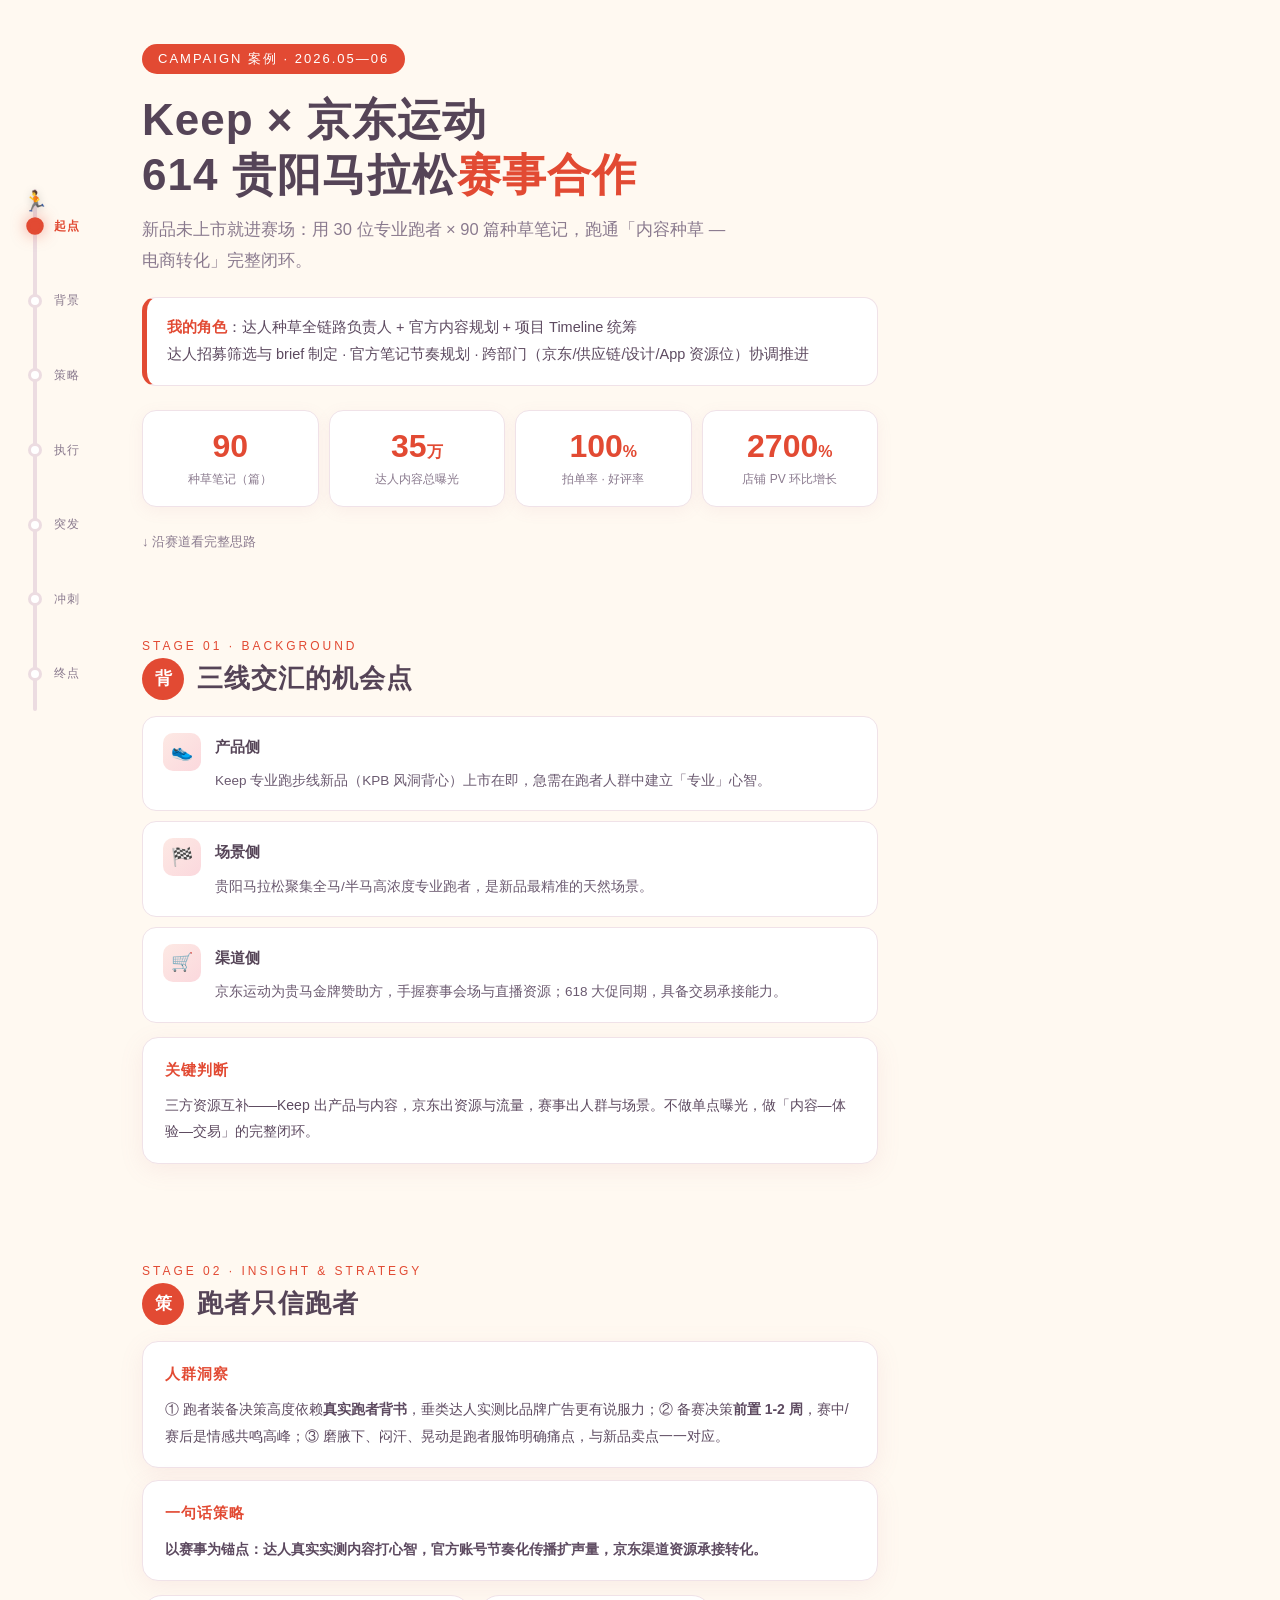
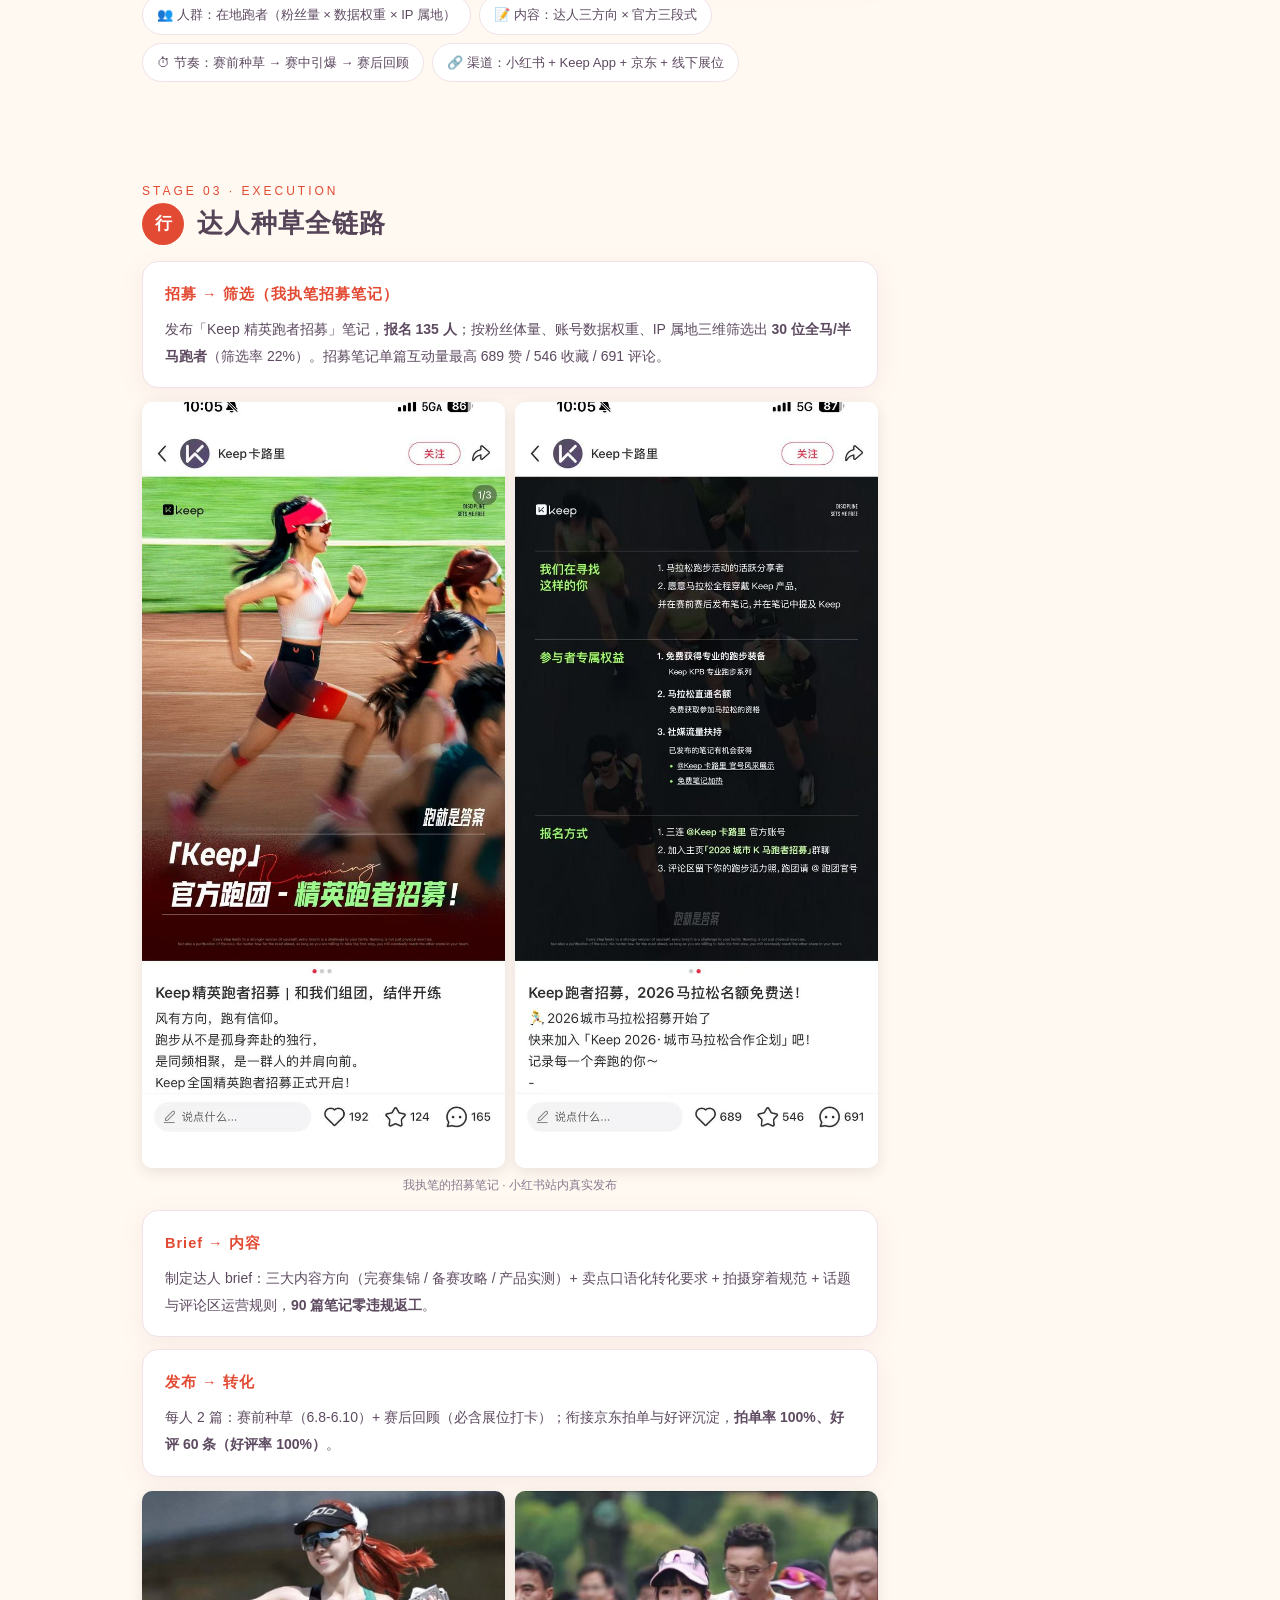
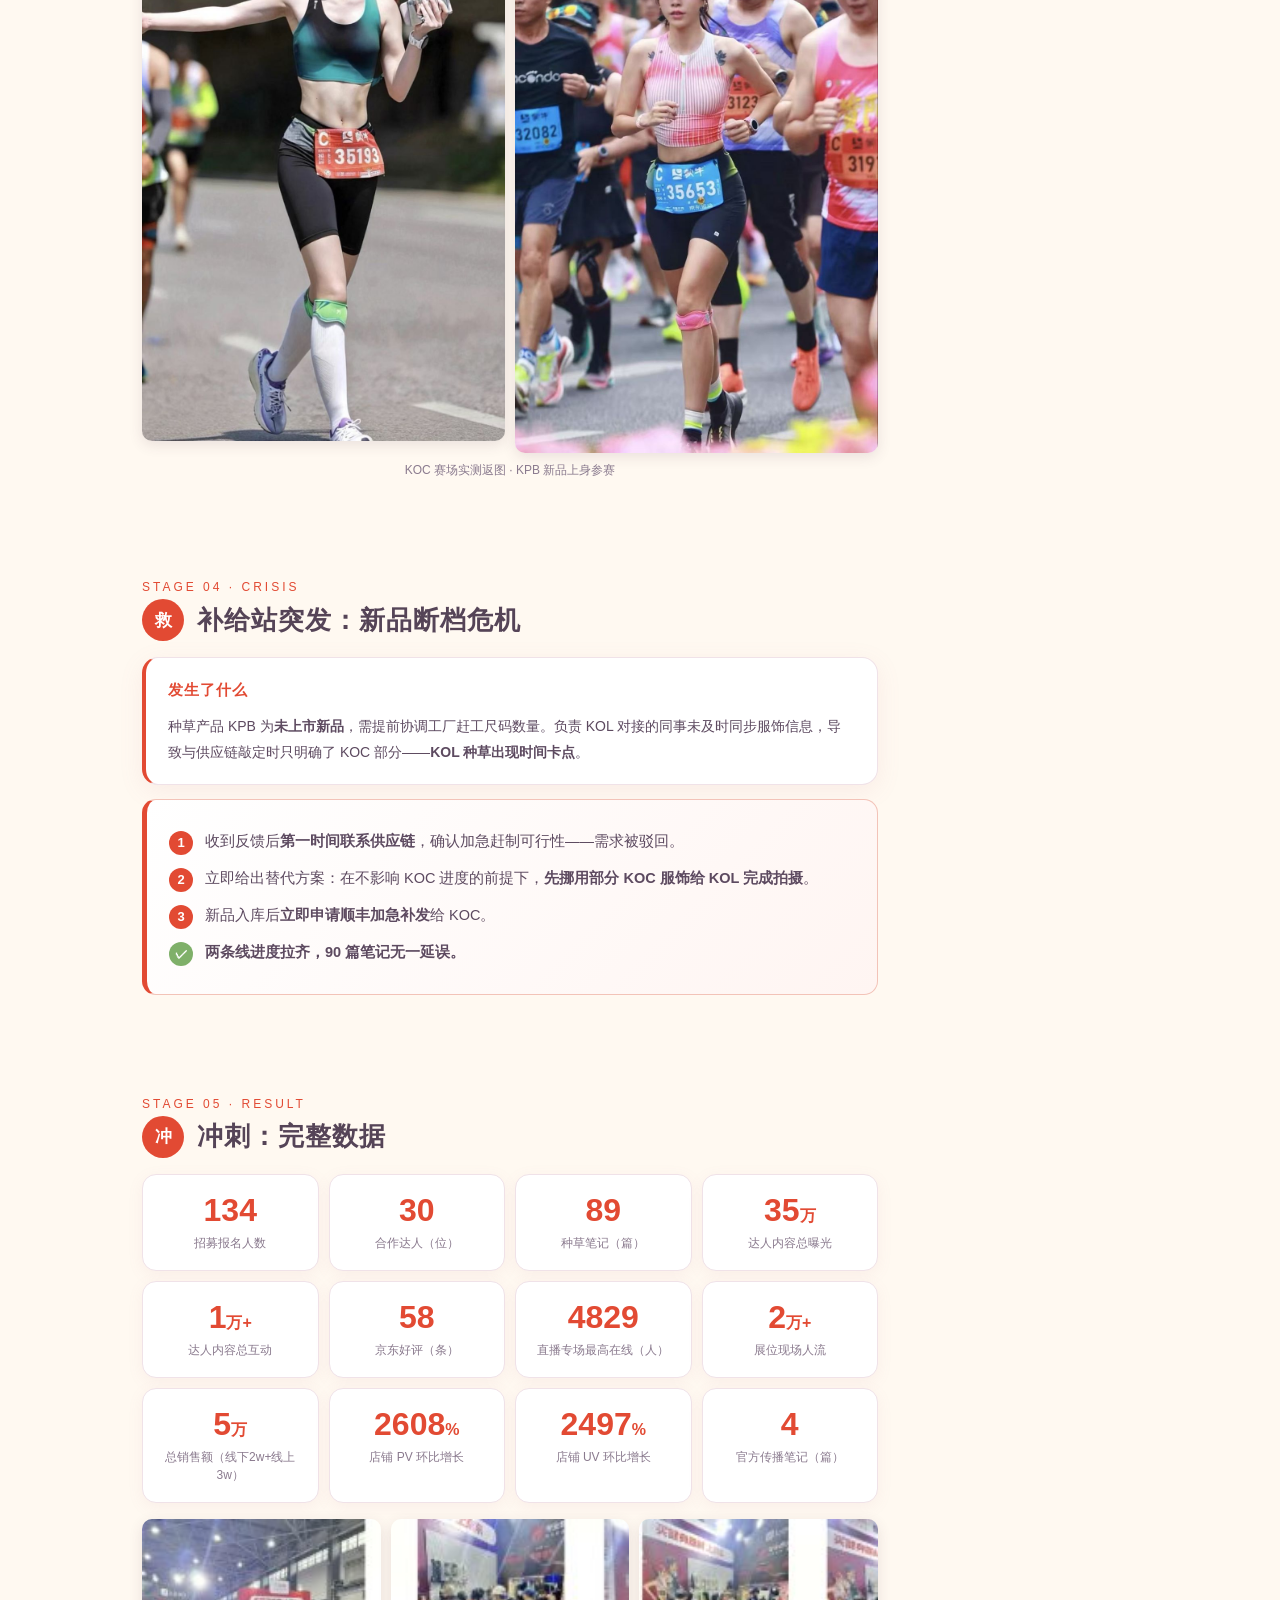
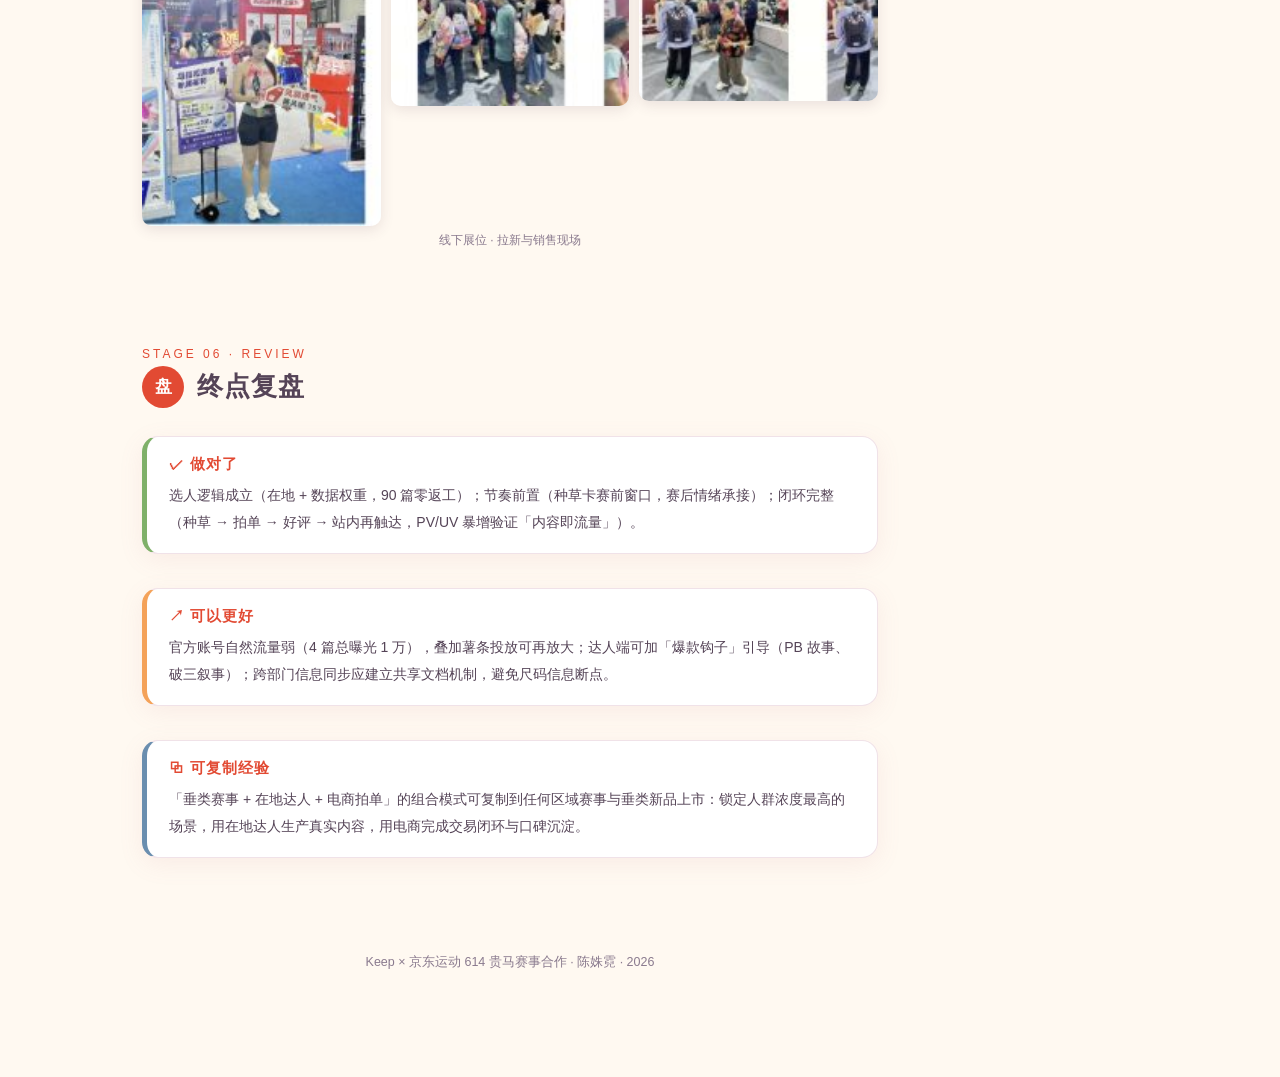
<file: case-preview/index.html>
<!DOCTYPE html>
<html lang="zh-CN">
<head>
<meta charset="UTF-8">
<meta name="viewport" content="width=device-width, initial-scale=1.0">
<title>Keep × 京东运动 · 614 贵马 Campaign 案例</title>
<style>
  :root {
    --red: #E24A33;
    --cream: #FFF9F1;
    --brown: #554457;
    --gray: #8a7a8e;
    --line: #f0e2e8;
  }
  * { margin: 0; padding: 0; box-sizing: border-box; }
  body {
    font-family: "PingFang SC", "Hiragino Sans GB", "Microsoft YaHei", sans-serif;
    background: var(--cream);
    color: var(--brown);
    overflow-x: hidden;
  }

  /* ============ 左侧赛道进度条 ============ */
  .track {
    position: fixed;
    left: 28px;
    top: 50%;
    transform: translateY(-50%);
    z-index: 50;
    display: flex;
    flex-direction: column;
    align-items: center;
    height: 58vh;
  }
  .track-line {
    position: absolute; top: 0; bottom: 0; width: 4px;
    background: #ecdce1; border-radius: 2px; left: 50%; transform: translateX(-50%);
  }
  .track-fill {
    position: absolute; top: 0; width: 4px;
    background: var(--red); border-radius: 2px; left: 50%; transform: translateX(-50%);
    height: 0%; transition: height .15s linear;
  }
  .track-runner {
    position: absolute; left: 50%; transform: translateX(-50%);
    top: 0%; font-size: 20px; transition: top .15s linear; z-index: 2;
    filter: drop-shadow(0 2px 4px rgba(0,0,0,.2));
  }
  .station { position: relative; flex: 1; display: flex; align-items: center; }
  .station-dot {
    width: 14px; height: 14px; border-radius: 50%;
    background: #fff; border: 3px solid #ecdce1; z-index: 3; transition: all .3s;
  }
  .station.active .station-dot {
    border-color: var(--red); background: var(--red);
    transform: scale(1.25); box-shadow: 0 0 12px rgba(226,74,51,.5);
  }
  .station-label {
    position: absolute; left: 26px; font-size: 12px; color: var(--gray);
    white-space: nowrap; letter-spacing: 1px; transition: all .3s; cursor: pointer;
  }
  .station.active .station-label { color: var(--red); font-weight: 700; }

  /* ============ 主内容 ============ */
  .main { margin-left: 110px; max-width: 800px; padding: 0 32px 80px; }

  /* Hero */
  .hero { padding: 72px 0 24px; }
  .hero-tag {
    display: inline-block; background: var(--red); color: #fff;
    font-size: 13px; letter-spacing: 2px; padding: 6px 16px;
    border-radius: 999px; width: fit-content; margin-bottom: 18px;
  }
  .hero h1 { font-size: 44px; line-height: 1.25; margin-bottom: 12px; letter-spacing: 1px; }
  .hero h1 em { color: var(--red); font-style: normal; }
  .hero .sub { font-size: 16.5px; color: var(--gray); line-height: 1.9; max-width: 600px; }
  .role-card {
    margin-top: 20px; background: #fff; border-radius: 14px; padding: 16px 20px;
    border: 1px solid var(--line); border-left: 5px solid var(--red);
    font-size: 14.5px; line-height: 1.9; color: #5d4a60;
  }
  .role-card b { color: var(--red); }
  .scroll-hint { margin-top: 26px; font-size: 13px; color: var(--gray); animation: bob 1.6s ease-in-out infinite; }
  @keyframes bob { 50% { transform: translateY(6px); } }

  /* 赛段 */
  .stage {
    padding: 44px 0;
    opacity: 0; transform: translateY(24px);
    transition: opacity .6s ease, transform .6s ease;
  }
  .stage.show { opacity: 1; transform: translateY(0); }

  .stage-head { display: flex; align-items: center; gap: 13px; margin-bottom: 16px; }
  .stage-num {
    width: 42px; height: 42px; border-radius: 50%;
    background: var(--red); color: #fff; display: grid; place-items: center;
    font-size: 17px; font-weight: 700; flex-shrink: 0;
  }
  .stage-title { font-size: 26px; letter-spacing: 1px; }
  .stage-kicker { font-size: 12px; color: var(--red); letter-spacing: 3px; margin-bottom: 5px; }

  .stage-body { font-size: 15px; line-height: 1.95; color: #5d4a60; }

  .card {
    background: #fff; border-radius: 16px; padding: 18px 22px;
    box-shadow: 0 6px 24px rgba(197,120,140,.1);
    border: 1px solid var(--line); margin: 12px 0;
  }
  .card h4 { font-size: 14.5px; color: var(--red); margin-bottom: 8px; letter-spacing: 1px; }
  .card p { font-size: 14px; line-height: 1.9; }

  /* 背景三侧分行 */
  .trio { display: grid; gap: 10px; margin: 14px 0; }
  .trio-item {
    background: #fff; border-radius: 14px; padding: 16px 20px;
    border: 1px solid var(--line); display: flex; gap: 14px; align-items: flex-start;
  }
  .trio-item .t-icon {
    width: 38px; height: 38px; border-radius: 10px; flex-shrink: 0;
    display: grid; place-items: center; font-size: 18px;
    background: linear-gradient(135deg, #fde9e4, #fbd8dd);
  }
  .trio-item b { display: block; font-size: 14.5px; margin-bottom: 4px; color: var(--brown); }
  .trio-item span { font-size: 13.5px; line-height: 1.8; color: #6b5a70; }

  .chip-row { display: flex; flex-wrap: wrap; gap: 8px; margin: 14px 0; }
  .chip {
    background: #fff; border: 1px solid var(--line); border-radius: 999px;
    padding: 6px 14px; font-size: 13px;
  }

  /* 数据 */
  .data-strip {
    display: grid; grid-template-columns: repeat(4, 1fr); gap: 10px; margin-top: 24px;
  }
  .data-wall { display: grid; grid-template-columns: repeat(4, 1fr); gap: 10px; margin: 16px 0; }
  .data-item {
    background: #fff; border-radius: 14px; padding: 18px 12px; text-align: center;
    border: 1px solid var(--line); box-shadow: 0 4px 16px rgba(197,120,140,.08);
  }
  .data-num {
    font-size: 32px; font-weight: 800; color: var(--red);
    font-variant-numeric: tabular-nums; line-height: 1.1;
  }
  .data-num small { font-size: 16px; font-weight: 600; }
  .data-label { font-size: 12px; color: var(--gray); margin-top: 6px; line-height: 1.5; }

  /* 照片 */
  .photos { display: grid; grid-template-columns: repeat(3, 1fr); gap: 10px; margin: 14px 0 6px; }
  .photos img {
    width: 100%; border-radius: 10px; display: block;
    box-shadow: 0 4px 14px rgba(80,50,70,.12);
  }
  .photos-2 { grid-template-columns: repeat(2, 1fr); }
  .photo-cap { font-size: 12px; color: var(--gray); text-align: center; margin: 6px 0 10px; }

  /* 突发状况 */
  .alert-card {
    background: linear-gradient(135deg, #fff 0%, #fff5f2 100%);
    border: 1px solid #f3c3b8; border-left: 5px solid var(--red);
    border-radius: 14px; padding: 18px 22px; margin: 14px 0;
  }
  .alert-card .step {
    display: flex; gap: 12px; align-items: flex-start;
    margin: 10px 0; font-size: 14.5px; line-height: 1.85;
  }
  .alert-card .num {
    flex-shrink: 0; width: 24px; height: 24px; border-radius: 50%;
    background: var(--red); color: #fff; display: grid; place-items: center;
    font-size: 13px; font-weight: 700; margin-top: 3px;
  }
  .alert-card .num.ok { background: #7fb069; }

  /* 复盘 */
  .review-grid { display: grid; gap: 10px; }
  .review-grid .card.good { border-left: 5px solid #7fb069; }
  .review-grid .card.better { border-left: 5px solid #f4a259; }
  .review-grid .card.copy { border-left: 5px solid #6a8eaf; }

  .footer { text-align: center; padding: 40px 0 26px; color: var(--gray); font-size: 12.5px; }

  @media (max-width: 720px) {
    .track { left: 6px; height: 50vh; }
    .station-label { display: none; }
    .main { margin-left: 38px; padding: 0 14px 60px; }
    .hero h1 { font-size: 28px; }
    .hero { padding-top: 48px; }
    .stage-title { font-size: 21px; }
    .stage { padding: 32px 0; }
    .data-strip, .data-wall { grid-template-columns: repeat(2, 1fr); }
    .photos { grid-template-columns: repeat(2, 1fr); }
  }
</style>
</head>
<body>

<nav class="track" id="track">
  <div class="track-line"></div>
  <div class="track-fill" id="trackFill"></div>
  <div class="track-runner" id="runner">🏃</div>
</nav>

<main class="main">

  <!-- ================= 起点 ================= -->
  <section class="hero stage" data-stage="起点">
    <span class="hero-tag">CAMPAIGN 案例 · 2026.05—06</span>
    <h1>Keep × 京东运动<br>614 贵阳马拉松<em>赛事合作</em></h1>
    <p class="sub">
      新品未上市就进赛场：用 30 位专业跑者 × 90 篇种草笔记，跑通「内容种草 — 电商转化」完整闭环。
    </p>
    <div class="role-card">
      <b>我的角色</b>：达人种草全链路负责人 + 官方内容规划 + 项目 Timeline 统筹
      <br>达人招募筛选与 brief 制定 · 官方笔记节奏规划 · 跨部门（京东/供应链/设计/App 资源位）协调推进
    </div>
    <div class="data-strip">
      <div class="data-item"><div class="data-num" data-n="90">0</div><div class="data-label">种草笔记（篇）</div></div>
      <div class="data-item"><div class="data-num" data-n="35" data-suffix="万">0</div><div class="data-label">达人内容总曝光</div></div>
      <div class="data-item"><div class="data-num" data-n="100" data-suffix="%">0</div><div class="data-label">拍单率 · 好评率</div></div>
      <div class="data-item"><div class="data-num" data-n="2700" data-suffix="%">0</div><div class="data-label">店铺 PV 环比增长</div></div>
    </div>
    <div class="scroll-hint">↓ 沿赛道看完整思路</div>
  </section>

  <!-- ================= 背景 ================= -->
  <section class="stage" data-stage="背景">
    <div class="stage-kicker">STAGE 01 · BACKGROUND</div>
    <div class="stage-head"><div class="stage-num">背</div><h2 class="stage-title">三线交汇的机会点</h2></div>
    <div class="stage-body">
      <div class="trio">
        <div class="trio-item">
          <div class="t-icon">👟</div>
          <div><b>产品侧</b><span>Keep 专业跑步线新品（KPB 风洞背心）上市在即，急需在跑者人群中建立「专业」心智。</span></div>
        </div>
        <div class="trio-item">
          <div class="t-icon">🏁</div>
          <div><b>场景侧</b><span>贵阳马拉松聚集全马/半马高浓度专业跑者，是新品最精准的天然场景。</span></div>
        </div>
        <div class="trio-item">
          <div class="t-icon">🛒</div>
          <div><b>渠道侧</b><span>京东运动为贵马金牌赞助方，手握赛事会场与直播资源；618 大促同期，具备交易承接能力。</span></div>
        </div>
      </div>
      <div class="card">
        <h4>关键判断</h4>
        <p>三方资源互补——Keep 出产品与内容，京东出资源与流量，赛事出人群与场景。不做单点曝光，做「内容—体验—交易」的完整闭环。</p>
      </div>
    </div>
  </section>

  <!-- ================= 洞察与策略 ================= -->
  <section class="stage" data-stage="策略">
    <div class="stage-kicker">STAGE 02 · INSIGHT & STRATEGY</div>
    <div class="stage-head"><div class="stage-num">策</div><h2 class="stage-title">跑者只信跑者</h2></div>
    <div class="stage-body">
      <div class="card">
        <h4>人群洞察</h4>
        <p>① 跑者装备决策高度依赖<b>真实跑者背书</b>，垂类达人实测比品牌广告更有说服力；② 备赛决策<b>前置 1-2 周</b>，赛中/赛后是情感共鸣高峰；③ 磨腋下、闷汗、晃动是跑者服饰明确痛点，与新品卖点一一对应。</p>
      </div>
      <div class="card">
        <h4>一句话策略</h4>
        <p><b>以赛事为锚点：达人真实实测内容打心智，官方账号节奏化传播扩声量，京东渠道资源承接转化。</b></p>
      </div>
      <div class="chip-row">
        <span class="chip">👥 人群：在地跑者（粉丝量 × 数据权重 × IP 属地）</span>
        <span class="chip">📝 内容：达人三方向 × 官方三段式</span>
        <span class="chip">⏱ 节奏：赛前种草 → 赛中引爆 → 赛后回顾</span>
        <span class="chip">🔗 渠道：小红书 + Keep App + 京东 + 线下展位</span>
      </div>
    </div>
  </section>

  <!-- ================= 执行 ================= -->
  <section class="stage" data-stage="执行">
    <div class="stage-kicker">STAGE 03 · EXECUTION</div>
    <div class="stage-head"><div class="stage-num">行</div><h2 class="stage-title">达人种草全链路</h2></div>
    <div class="stage-body">
      <div class="card">
        <h4>招募 → 筛选（我执笔招募笔记）</h4>
        <p>发布「Keep 精英跑者招募」笔记，<b>报名 135 人</b>；按粉丝体量、账号数据权重、IP 属地三维筛选出 <b>30 位全马/半马跑者</b>（筛选率 22%）。招募笔记单篇互动量最高 689 赞 / 546 收藏 / 691 评论。</p>
      </div>
      <div class="photos photos-2">
        <img src="./photos/recruit-1.jpg" alt="招募笔记 192赞">
        <img src="./photos/recruit-2.jpg" alt="招募笔记 689赞">
      </div>
      <div class="photo-cap">我执笔的招募笔记 · 小红书站内真实发布</div>
      <div class="card">
        <h4>Brief → 内容</h4>
        <p>制定达人 brief：三大内容方向（完赛集锦 / 备赛攻略 / 产品实测）+ 卖点口语化转化要求 + 拍摄穿着规范 + 话题与评论区运营规则，<b>90 篇笔记零违规返工</b>。</p>
      </div>
      <div class="card">
        <h4>发布 → 转化</h4>
        <p>每人 2 篇：赛前种草（6.8-6.10）+ 赛后回顾（必含展位打卡）；衔接京东拍单与好评沉淀，<b>拍单率 100%、好评 60 条（好评率 100%）</b>。</p>
      </div>
      <div class="photos photos-2">
        <img src="./photos/race-1.jpg" alt="KOC 赛场返图">
        <img src="./photos/race-2.jpg" alt="KOC 赛场返图">
      </div>
      <div class="photo-cap">KOC 赛场实测返图 · KPB 新品上身参赛</div>
    </div>
  </section>

  <!-- ================= 突发 ================= -->
  <section class="stage" data-stage="突发">
    <div class="stage-kicker">STAGE 04 · CRISIS</div>
    <div class="stage-head"><div class="stage-num">救</div><h2 class="stage-title">补给站突发：新品断档危机</h2></div>
    <div class="stage-body">
      <div class="card" style="border-left: 4px solid var(--red);">
        <h4>发生了什么</h4>
        <p>种草产品 KPB 为<b>未上市新品</b>，需提前协调工厂赶工尺码数量。负责 KOL 对接的同事未及时同步服饰信息，导致与供应链敲定时只明确了 KOC 部分——<b>KOL 种草出现时间卡点</b>。</p>
      </div>
      <div class="alert-card">
        <div class="step"><span class="num">1</span><span>收到反馈后<b>第一时间联系供应链</b>，确认加急赶制可行性——需求被驳回。</span></div>
        <div class="step"><span class="num">2</span><span>立即给出替代方案：在不影响 KOC 进度的前提下，<b>先挪用部分 KOC 服饰给 KOL 完成拍摄</b>。</span></div>
        <div class="step"><span class="num">3</span><span>新品入库后<b>立即申请顺丰加急补发</b>给 KOC。</span></div>
        <div class="step"><span class="num ok">✓</span><span><b>两条线进度拉齐，90 篇笔记无一延误。</b></span></div>
      </div>
    </div>
  </section>

  <!-- ================= 冲刺 ================= -->
  <section class="stage" data-stage="冲刺">
    <div class="stage-kicker">STAGE 05 · RESULT</div>
    <div class="stage-head"><div class="stage-num">冲</div><h2 class="stage-title">冲刺：完整数据</h2></div>
    <div class="data-wall">
      <div class="data-item"><div class="data-num" data-n="135">0</div><div class="data-label">招募报名人数</div></div>
      <div class="data-item"><div class="data-num" data-n="30">0</div><div class="data-label">合作达人（位）</div></div>
      <div class="data-item"><div class="data-num" data-n="90">0</div><div class="data-label">种草笔记（篇）</div></div>
      <div class="data-item"><div class="data-num" data-n="35" data-suffix="万">0</div><div class="data-label">达人内容总曝光</div></div>
      <div class="data-item"><div class="data-num" data-n="1" data-suffix="万+">0</div><div class="data-label">达人内容总互动</div></div>
      <div class="data-item"><div class="data-num" data-n="60">0</div><div class="data-label">京东好评（条）</div></div>
      <div class="data-item"><div class="data-num" data-n="5000" data-suffix="">0</div><div class="data-label">直播专场最高在线（人）</div></div>
      <div class="data-item"><div class="data-num" data-n="2" data-suffix="万+">0</div><div class="data-label">展位现场人流</div></div>
      <div class="data-item"><div class="data-num" data-n="5" data-suffix="万">0</div><div class="data-label">总销售额（线下2w+线上3w）</div></div>
      <div class="data-item"><div class="data-num" data-n="2700" data-suffix="%">0</div><div class="data-label">店铺 PV 环比增长</div></div>
      <div class="data-item"><div class="data-num" data-n="2585" data-suffix="%">0</div><div class="data-label">店铺 UV 环比增长</div></div>
      <div class="data-item"><div class="data-num" data-n="4">0</div><div class="data-label">官方传播笔记（篇）</div></div>
    </div>
    <div class="photos">
      <img src="./photos/booth-1.jpg" alt="展位拉新">
      <img src="./photos/booth-3.jpg" alt="展位人流">
      <img src="./photos/booth-4.jpg" alt="展位现场">
    </div>
    <div class="photo-cap">线下展位 · 拉新与销售现场</div>
  </section>

  <!-- ================= 终点 ================= -->
  <section class="stage" data-stage="终点">
    <div class="stage-kicker">STAGE 06 · REVIEW</div>
    <div class="stage-head"><div class="stage-num">盘</div><h2 class="stage-title">终点复盘</h2></div>
    <div class="review-grid">
      <div class="card good">
        <h4>✓ 做对了</h4>
        <p>选人逻辑成立（在地 + 数据权重，90 篇零返工）；节奏前置（种草卡赛前窗口，赛后情绪承接）；闭环完整（种草 → 拍单 → 好评 → 站内再触达，PV/UV 暴增验证「内容即流量」）。</p>
      </div>
      <div class="card better">
        <h4>↗ 可以更好</h4>
        <p>官方账号自然流量弱（4 篇总曝光 1 万），叠加薯条投放可再放大；达人端可加「爆款钩子」引导（PB 故事、破三叙事）；跨部门信息同步应建立共享文档机制，避免尺码信息断点。</p>
      </div>
      <div class="card copy">
        <h4>⧉ 可复制经验</h4>
        <p>「垂类赛事 + 在地达人 + 电商拍单」的组合模式可复制到任何区域赛事与垂类新品上市：锁定人群浓度最高的场景，用在地达人生产真实内容，用电商完成交易闭环与口碑沉淀。</p>
      </div>
    </div>
  </section>

  <div class="footer">Keep × 京东运动 614 贵马赛事合作 · 陈姝霓 · 2026</div>
</main>

<script>
const stages = [...document.querySelectorAll('.stage[data-stage]')];
const track = document.getElementById('track');
const fill = document.getElementById('trackFill');
const runner = document.getElementById('runner');

stages.forEach((s) => {
  const el = document.createElement('div');
  el.className = 'station';
  el.innerHTML = `<div class="station-dot"></div><span class="station-label">${s.dataset.stage}</span>`;
  el.addEventListener('click', () => s.scrollIntoView({ behavior: 'smooth', block: 'start' }));
  track.appendChild(el);
});
const stationEls = [...track.querySelectorAll('.station')];

function onScroll() {
  const doc = document.documentElement;
  const total = doc.scrollHeight - window.innerHeight;
  const pct = Math.min(1, Math.max(0, window.scrollY / total));
  fill.style.height = (pct * 100) + '%';
  runner.style.top = (pct * 100) + '%';
  let activeIdx = 0;
  stages.forEach((s, i) => {
    if (s.getBoundingClientRect().top < window.innerHeight * 0.5) activeIdx = i;
  });
  stationEls.forEach((el, i) => el.classList.toggle('active', i === activeIdx));
}
window.addEventListener('scroll', onScroll, { passive: true });
onScroll();

const io = new IntersectionObserver((entries) => {
  entries.forEach((e) => { if (e.isIntersecting) e.target.classList.add('show'); });
}, { threshold: 0.1 });
stages.forEach((s) => io.observe(s));

const numIO = new IntersectionObserver((entries) => {
  entries.forEach((entry) => {
    if (!entry.isIntersecting) return;
    const el = entry.target;
    numIO.unobserve(el);
    const n = +el.dataset.n;
    const suffix = el.dataset.suffix || '';
    const dur = 1300;
    const t0 = performance.now();
    function tick(t) {
      const p = Math.min(1, (t - t0) / dur);
      const e = 1 - Math.pow(1 - p, 3);
      el.innerHTML = Math.round(n * e) + (suffix ? `<small>${suffix}</small>` : '');
      if (p < 1) requestAnimationFrame(tick);
    }
    requestAnimationFrame(tick);
  });
}, { threshold: 0.4 });
document.querySelectorAll('.data-num').forEach((el) => numIO.observe(el));
</script>
</body>
</html>
</file>
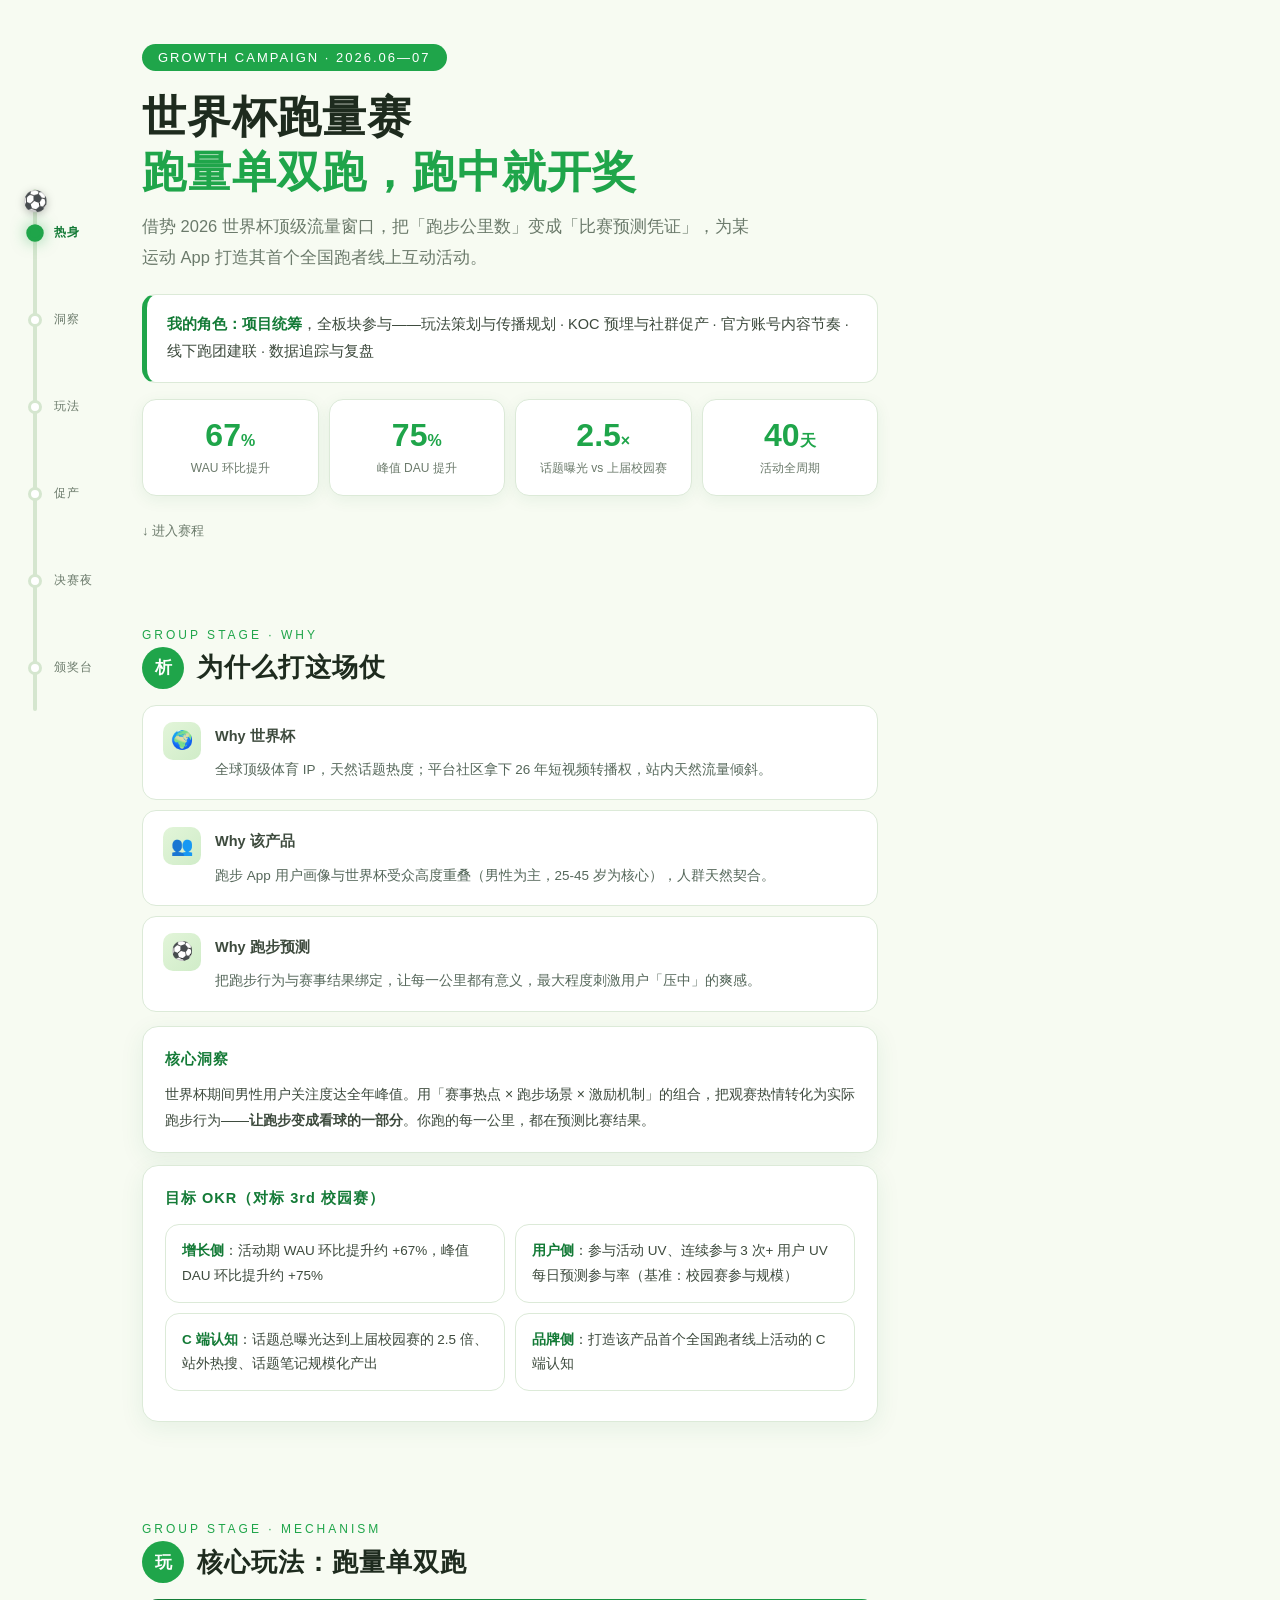
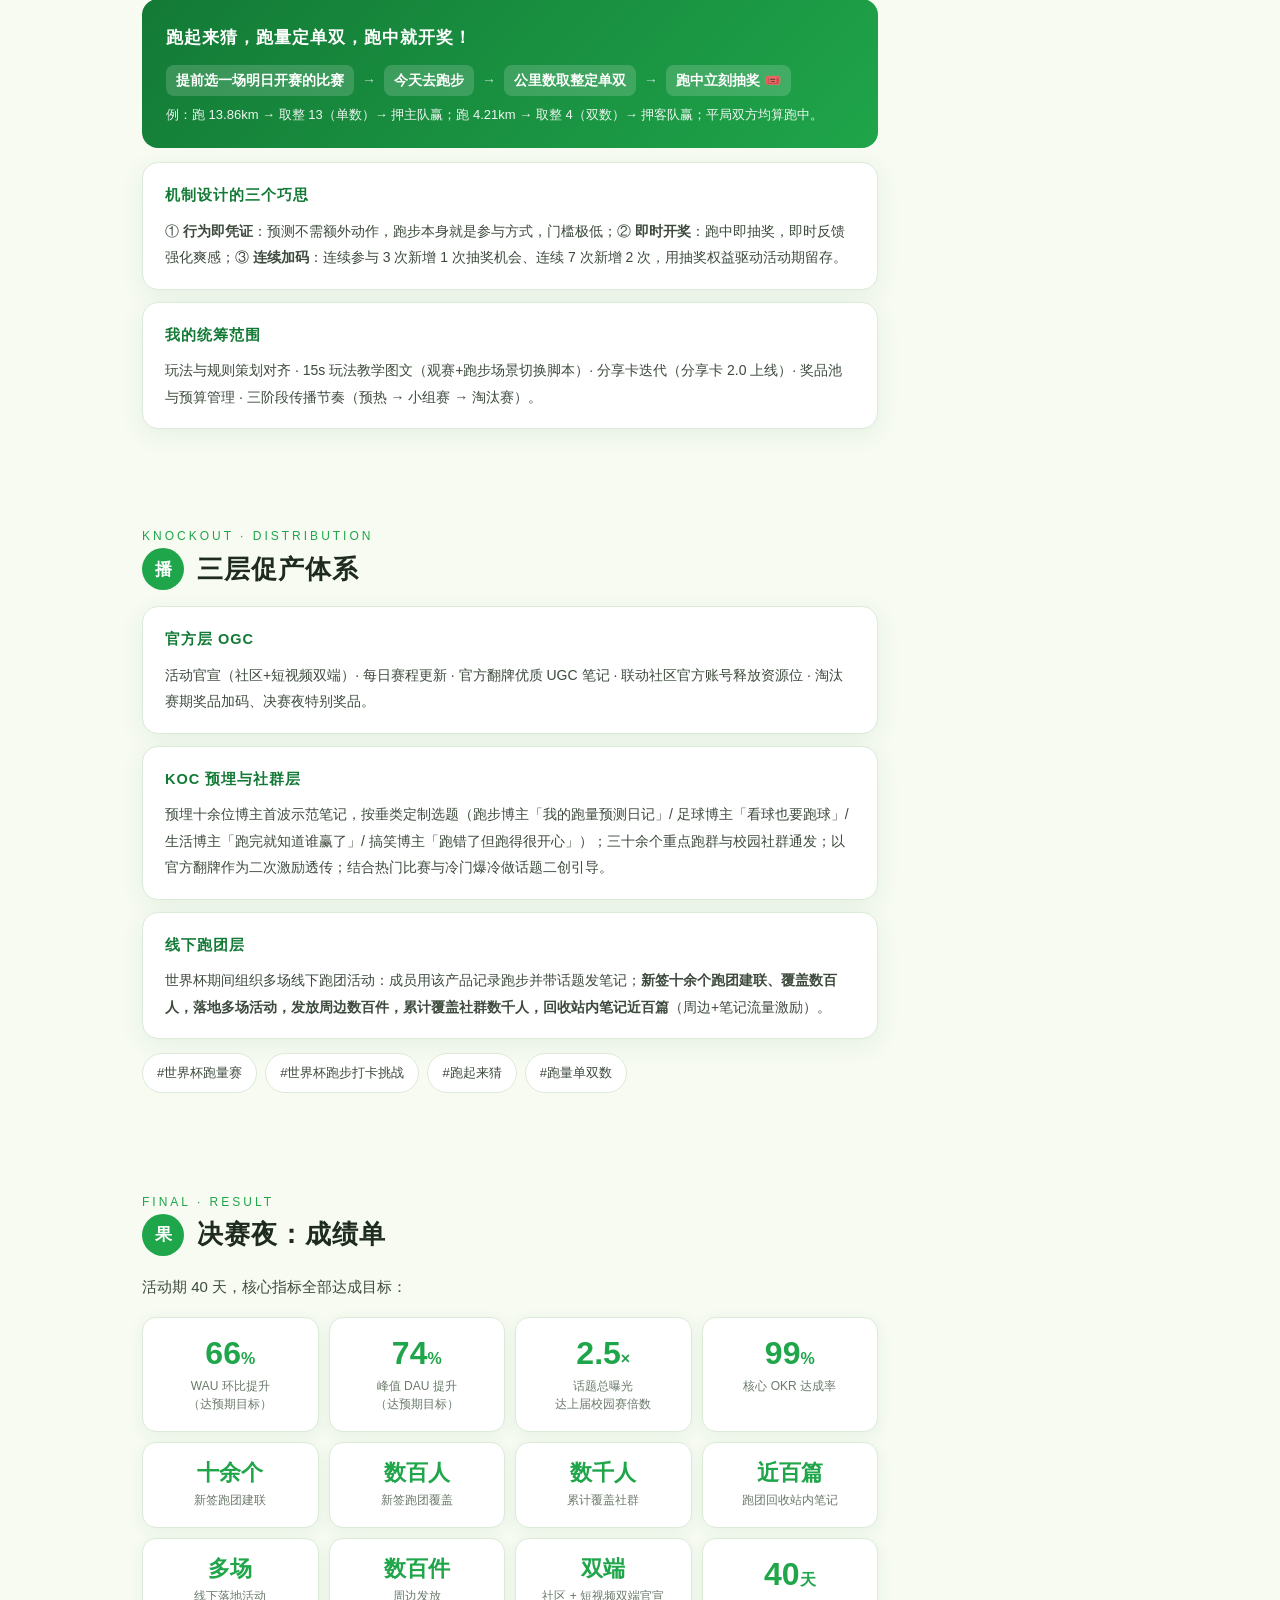
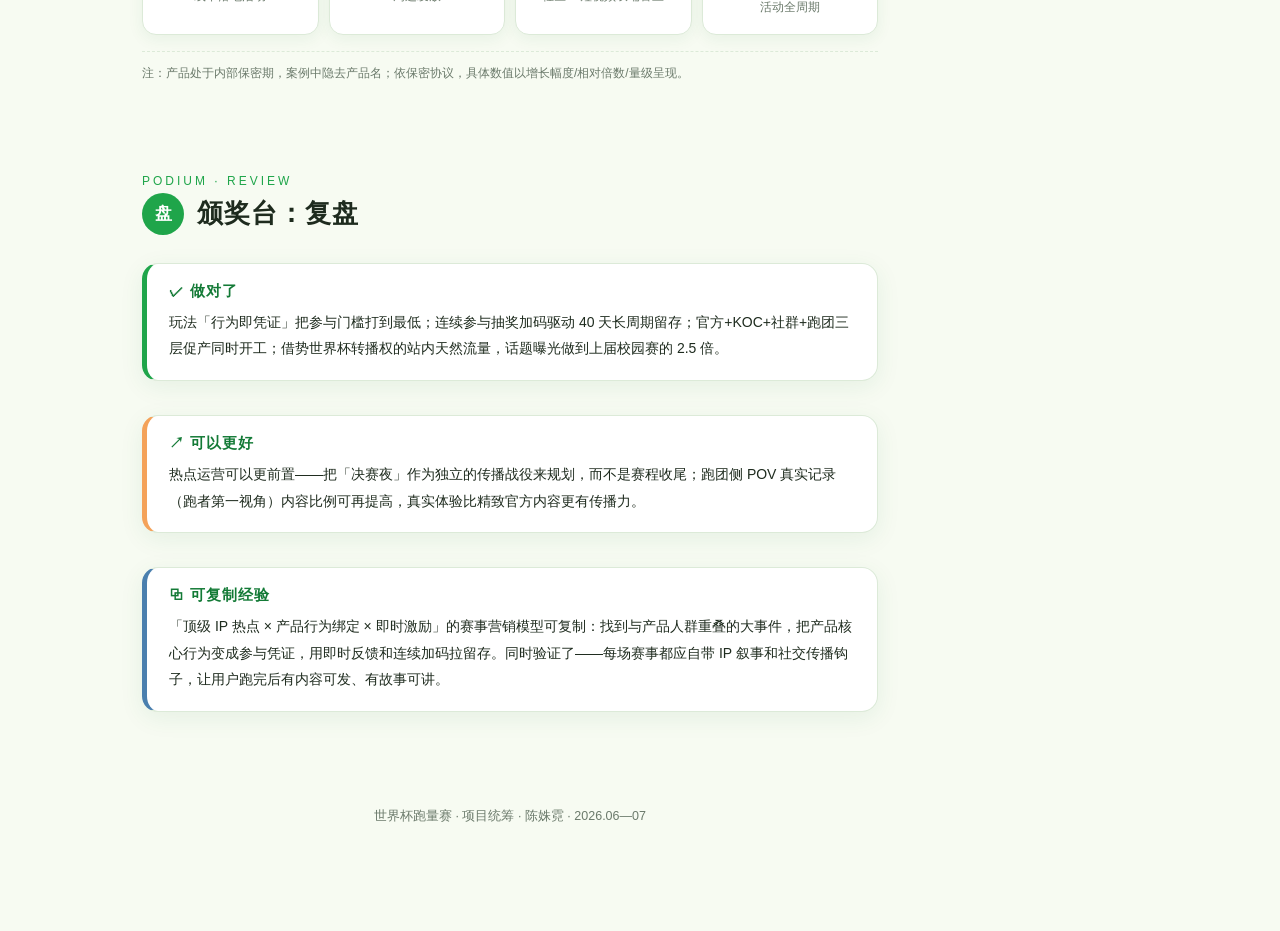
<file: case-worldcup/index.html>
<!DOCTYPE html>
<html lang="zh-CN">
<head>
<meta charset="UTF-8">
<meta name="viewport" content="width=device-width, initial-scale=1.0">
<title>世界杯跑量赛 · Campaign 案例</title>
<style>
  :root {
    --green: #1FA54A;
    --green-deep: #137A36;
    --cream: #F7FBF2;
    --ink: #1E2B1E;
    --gray: #6b7a6b;
    --line: #dcead8;
  }
  * { margin: 0; padding: 0; box-sizing: border-box; }
  body {
    font-family: "PingFang SC", "Hiragino Sans GB", "Microsoft YaHei", sans-serif;
    background: var(--cream);
    color: var(--ink);
    overflow-x: hidden;
  }
  .track {
    position: fixed; left: 28px; top: 50%; transform: translateY(-50%);
    z-index: 50; display: flex; flex-direction: column; align-items: center;
    height: 58vh;
  }
  .track-line {
    position: absolute; top: 0; bottom: 0; width: 4px;
    background: #d5e6cf; border-radius: 2px; left: 50%; transform: translateX(-50%);
  }
  .track-fill {
    position: absolute; top: 0; width: 4px; left: 50%; transform: translateX(-50%);
    background: var(--green); border-radius: 2px; height: 0%; transition: height .15s linear;
  }
  .track-ball {
    position: absolute; left: 50%; transform: translateX(-50%);
    top: 0%; font-size: 20px; transition: top .15s linear; z-index: 2;
    filter: drop-shadow(0 2px 4px rgba(0,0,0,.25));
  }
  .station { position: relative; flex: 1; display: flex; align-items: center; }
  .station-dot {
    width: 14px; height: 14px; border-radius: 50%;
    background: #fff; border: 3px solid #d5e6cf; z-index: 3; transition: all .3s;
  }
  .station.active .station-dot {
    border-color: var(--green); background: var(--green);
    transform: scale(1.25); box-shadow: 0 0 12px rgba(31,165,74,.5);
  }
  .station-label {
    position: absolute; left: 26px; font-size: 12px; color: var(--gray);
    white-space: nowrap; letter-spacing: 1px; transition: all .3s; cursor: pointer;
  }
  .station.active .station-label { color: var(--green-deep); font-weight: 700; }

  .main { margin-left: 110px; max-width: 800px; padding: 0 32px 80px; }

  .hero { padding: 72px 0 24px; }
  .hero-tag {
    display: inline-block; background: var(--green); color: #fff;
    font-size: 13px; letter-spacing: 2px; padding: 6px 16px;
    border-radius: 999px; width: fit-content; margin-bottom: 18px;
  }
  .hero h1 { font-size: 44px; line-height: 1.25; margin-bottom: 12px; letter-spacing: 1px; }
  .hero h1 em { color: var(--green); font-style: normal; }
  .hero .sub { font-size: 16.5px; color: var(--gray); line-height: 1.9; max-width: 620px; }
  .role-card {
    margin-top: 20px; background: #fff; border-radius: 14px; padding: 16px 20px;
    border: 1px solid var(--line); border-left: 5px solid var(--green);
    font-size: 14.5px; line-height: 1.9; color: #3d4a3d;
  }
  .role-card b { color: var(--green-deep); }
  .scroll-hint { margin-top: 26px; font-size: 13px; color: var(--gray); animation: bob 1.6s ease-in-out infinite; }
  @keyframes bob { 50% { transform: translateY(6px); } }

  .stage { padding: 44px 0; opacity: 0; transform: translateY(24px); transition: opacity .6s ease, transform .6s ease; }
  .stage.show { opacity: 1; transform: translateY(0); }
  .stage-head { display: flex; align-items: center; gap: 13px; margin-bottom: 16px; }
  .stage-num {
    width: 42px; height: 42px; border-radius: 50%;
    background: var(--green); color: #fff; display: grid; place-items: center;
    font-size: 17px; font-weight: 700; flex-shrink: 0;
  }
  .stage-title { font-size: 26px; letter-spacing: 1px; }
  .stage-kicker { font-size: 12px; color: var(--green); letter-spacing: 3px; margin-bottom: 5px; }
  .stage-body { font-size: 15px; line-height: 1.95; color: #3d4a3d; }

  .card {
    background: #fff; border-radius: 16px; padding: 18px 22px;
    box-shadow: 0 6px 24px rgba(31,110,60,.08);
    border: 1px solid var(--line); margin: 12px 0;
  }
  .card h4 { font-size: 14.5px; color: var(--green-deep); margin-bottom: 8px; letter-spacing: 1px; }
  .card p { font-size: 14px; line-height: 1.9; }

  .trio { display: grid; gap: 10px; margin: 14px 0; }
  .trio-item {
    background: #fff; border-radius: 14px; padding: 16px 20px;
    border: 1px solid var(--line); display: flex; gap: 14px; align-items: flex-start;
  }
  .trio-item .t-icon {
    width: 38px; height: 38px; border-radius: 10px; flex-shrink: 0;
    display: grid; place-items: center; font-size: 18px;
    background: linear-gradient(135deg, #e2f5d9, #d0ecc8);
  }
  .trio-item b { display: block; font-size: 14.5px; margin-bottom: 4px; }
  .trio-item span { font-size: 13.5px; line-height: 1.8; color: #55675a; }

  .chip-row { display: flex; flex-wrap: wrap; gap: 8px; margin: 14px 0; }
  .chip { background: #fff; border: 1px solid var(--line); border-radius: 999px; padding: 6px 14px; font-size: 13px; }

  .play-demo {
    background: linear-gradient(135deg, #137A36, #1FA54A);
    border-radius: 16px; padding: 22px 24px; color: #fff; margin: 14px 0;
  }
  .play-demo .flow {
    display: flex; flex-wrap: wrap; gap: 8px; align-items: center;
    font-size: 14px; line-height: 1.7; margin-top: 10px;
  }
  .play-demo .flow b { background: rgba(255,255,255,.16); padding: 4px 10px; border-radius: 8px; font-weight: 600; }
  .play-demo .arrow { opacity: .7; }
  .play-demo .slogan { font-size: 17px; font-weight: 700; letter-spacing: 1px; }

  .okr { display: grid; grid-template-columns: 1fr 1fr; gap: 10px; margin: 12px 0; }
  .okr-item {
    background: #fff; border: 1px solid var(--line); border-radius: 14px; padding: 14px 16px;
    font-size: 13.5px; line-height: 1.8;
  }
  .okr-item b { color: var(--green-deep); }

  .data-strip, .data-wall { display: grid; grid-template-columns: repeat(4, 1fr); gap: 10px; margin: 16px 0; }
  .data-item {
    background: #fff; border-radius: 14px; padding: 18px 12px; text-align: center;
    border: 1px solid var(--line); box-shadow: 0 4px 16px rgba(31,110,60,.07);
  }
  .data-num {
    font-size: 32px; font-weight: 800; color: var(--green);
    font-variant-numeric: tabular-nums; line-height: 1.1;
  }
  .data-num small { font-size: 16px; font-weight: 600; }
  .data-num.text { font-size: 22px; }
  .data-label { font-size: 12px; color: var(--gray); margin-top: 6px; line-height: 1.5; }

  .nda-note {
    margin-top: 14px; font-size: 12px; color: var(--gray);
    border-top: 1px dashed var(--line); padding-top: 10px;
  }

  .review-grid { display: grid; gap: 10px; }
  .review-grid .card.good { border-left: 5px solid #1FA54A; }
  .review-grid .card.better { border-left: 5px solid #f4a259; }
  .review-grid .card.copy { border-left: 5px solid #4a7fae; }

  .footer { text-align: center; padding: 40px 0 26px; color: var(--gray); font-size: 12.5px; }

  @media (max-width: 720px) {
    .track { left: 6px; height: 50vh; }
    .station-label { display: none; }
    .main { margin-left: 38px; padding: 0 14px 60px; }
    .hero h1 { font-size: 28px; }
    .hero { padding-top: 48px; }
    .stage-title { font-size: 21px; }
    .stage { padding: 32px 0; }
    .data-strip, .data-wall, .okr { grid-template-columns: repeat(2, 1fr); }
  }
</style>
</head>
<body>

<nav class="track" id="track">
  <div class="track-line"></div>
  <div class="track-fill" id="trackFill"></div>
  <div class="track-ball" id="ball">⚽</div>
</nav>

<main class="main">

  <!-- ================= 赛前热身 ================= -->
  <section class="hero stage" data-stage="热身">
    <span class="hero-tag">GROWTH CAMPAIGN · 2026.06—07</span>
    <h1>世界杯跑量赛<br><em>跑量单双跑，跑中就开奖</em></h1>
    <p class="sub">
      借势 2026 世界杯顶级流量窗口，把「跑步公里数」变成「比赛预测凭证」，为某运动 App 打造其首个全国跑者线上互动活动。
    </p>
    <div class="role-card">
      <b>我的角色：项目统筹</b>，全板块参与——玩法策划与传播规划 · KOC 预埋与社群促产 · 官方账号内容节奏 · 线下跑团建联 · 数据追踪与复盘
    </div>
    <div class="data-strip">
      <div class="data-item"><div class="data-num" data-n="67" data-suffix="%">0</div><div class="data-label">WAU 环比提升</div></div>
      <div class="data-item"><div class="data-num" data-n="75" data-suffix="%">0</div><div class="data-label">峰值 DAU 提升</div></div>
      <div class="data-item"><div class="data-num" data-n="2.5" data-suffix="×" data-decimal="1">0</div><div class="data-label">话题曝光 vs 上届校园赛</div></div>
      <div class="data-item"><div class="data-num" data-n="40" data-suffix="天">0</div><div class="data-label">活动全周期</div></div>
    </div>
    <div class="scroll-hint">↓ 进入赛程</div>
  </section>

  <!-- ================= 小组赛：背景与洞察 ================= -->
  <section class="stage" data-stage="洞察">
    <div class="stage-kicker">GROUP STAGE · WHY</div>
    <div class="stage-head"><div class="stage-num">析</div><h2 class="stage-title">为什么打这场仗</h2></div>
    <div class="stage-body">
      <div class="trio">
        <div class="trio-item">
          <div class="t-icon">🌍</div>
          <div><b>Why 世界杯</b><span>全球顶级体育 IP，天然话题热度；平台社区拿下 26 年短视频转播权，站内天然流量倾斜。</span></div>
        </div>
        <div class="trio-item">
          <div class="t-icon">👥</div>
          <div><b>Why 该产品</b><span>跑步 App 用户画像与世界杯受众高度重叠（男性为主，25-45 岁为核心），人群天然契合。</span></div>
        </div>
        <div class="trio-item">
          <div class="t-icon">⚽</div>
          <div><b>Why 跑步预测</b><span>把跑步行为与赛事结果绑定，让每一公里都有意义，最大程度刺激用户「压中」的爽感。</span></div>
        </div>
      </div>
      <div class="card">
        <h4>核心洞察</h4>
        <p>世界杯期间男性用户关注度达全年峰值。用「赛事热点 × 跑步场景 × 激励机制」的组合，把观赛热情转化为实际跑步行为——<b>让跑步变成看球的一部分</b>。你跑的每一公里，都在预测比赛结果。</p>
      </div>
      <div class="card">
        <h4>目标 OKR（对标 3rd 校园赛）</h4>
        <div class="okr">
          <div class="okr-item"><b>增长侧</b>：活动期 WAU 环比提升约 +67%，峰值 DAU 环比提升约 +75%</div>
          <div class="okr-item"><b>用户侧</b>：参与活动 UV、连续参与 3 次+ 用户 UV<br>每日预测参与率（基准：校园赛参与规模）</div>
          <div class="okr-item"><b>C 端认知</b>：话题总曝光达到上届校园赛的 2.5 倍、站外热搜、话题笔记规模化产出</div>
          <div class="okr-item"><b>品牌侧</b>：打造该产品首个全国跑者线上活动的 C 端认知</div>
        </div>
      </div>
    </div>
  </section>

  <!-- ================= 玩法 ================= -->
  <section class="stage" data-stage="玩法">
    <div class="stage-kicker">GROUP STAGE · MECHANISM</div>
    <div class="stage-head"><div class="stage-num">玩</div><h2 class="stage-title">核心玩法：跑量单双跑</h2></div>
    <div class="stage-body">
      <div class="play-demo">
        <div class="slogan">跑起来猜，跑量定单双，跑中就开奖！</div>
        <div class="flow">
          <b>提前选一场明日开赛的比赛</b><span class="arrow">→</span>
          <b>今天去跑步</b><span class="arrow">→</span>
          <b>公里数取整定单双</b><span class="arrow">→</span>
          <b>跑中立刻抽奖 🎟️</b>
        </div>
        <div class="flow" style="margin-top:8px; font-size:13px; opacity:.92;">
          例：跑 13.86km → 取整 13（单数）→ 押主队赢；跑 4.21km → 取整 4（双数）→ 押客队赢；平局双方均算跑中。
        </div>
      </div>
      <div class="card">
        <h4>机制设计的三个巧思</h4>
        <p>① <b>行为即凭证</b>：预测不需额外动作，跑步本身就是参与方式，门槛极低；② <b>即时开奖</b>：跑中即抽奖，即时反馈强化爽感；③ <b>连续加码</b>：连续参与 3 次新增 1 次抽奖机会、连续 7 次新增 2 次，用抽奖权益驱动活动期留存。</p>
      </div>
      <div class="card">
        <h4>我的统筹范围</h4>
        <p>玩法与规则策划对齐 · 15s 玩法教学图文（观赛+跑步场景切换脚本）· 分享卡迭代（分享卡 2.0 上线）· 奖品池与预算管理 · 三阶段传播节奏（预热 → 小组赛 → 淘汰赛）。</p>
      </div>
    </div>
  </section>

  <!-- ================= 淘汰赛：传播与促产 ================= -->
  <section class="stage" data-stage="促产">
    <div class="stage-kicker">KNOCKOUT · DISTRIBUTION</div>
    <div class="stage-head"><div class="stage-num">播</div><h2 class="stage-title">三层促产体系</h2></div>
    <div class="stage-body">
      <div class="card">
        <h4>官方层 OGC</h4>
        <p>活动官宣（社区+短视频双端）· 每日赛程更新 · 官方翻牌优质 UGC 笔记 · 联动社区官方账号释放资源位 · 淘汰赛期奖品加码、决赛夜特别奖品。</p>
      </div>
      <div class="card">
        <h4>KOC 预埋与社群层</h4>
        <p>预埋十余位博主首波示范笔记，按垂类定制选题（跑步博主「我的跑量预测日记」/ 足球博主「看球也要跑球」/ 生活博主「跑完就知道谁赢了」/ 搞笑博主「跑错了但跑得很开心」）；三十余个重点跑群与校园社群通发；以官方翻牌作为二次激励透传；结合热门比赛与冷门爆冷做话题二创引导。</p>
      </div>
      <div class="card">
        <h4>线下跑团层</h4>
        <p>世界杯期间组织多场线下跑团活动：成员用该产品记录跑步并带话题发笔记；<b>新签十余个跑团建联、覆盖数百人，落地多场活动，发放周边数百件，累计覆盖社群数千人，回收站内笔记近百篇</b>（周边+笔记流量激励）。</p>
      </div>
      <div class="chip-row">
        <span class="chip">#世界杯跑量赛</span>
        <span class="chip">#世界杯跑步打卡挑战</span>
        <span class="chip">#跑起来猜</span>
        <span class="chip">#跑量单双数</span>
      </div>
    </div>
  </section>

  <!-- ================= 决赛夜：数据 ================= -->
  <section class="stage" data-stage="决赛夜">
    <div class="stage-kicker">FINAL · RESULT</div>
    <div class="stage-head"><div class="stage-num">果</div><h2 class="stage-title">决赛夜：成绩单</h2></div>
    <div class="stage-body">
      <p style="margin-bottom:6px;">活动期 40 天，核心指标全部达成目标：</p>
      <div class="data-wall">
        <div class="data-item"><div class="data-num" data-n="67" data-suffix="%">0</div><div class="data-label">WAU 环比提升<br>（达预期目标）</div></div>
        <div class="data-item"><div class="data-num" data-n="75" data-suffix="%">0</div><div class="data-label">峰值 DAU 提升<br>（达预期目标）</div></div>
        <div class="data-item"><div class="data-num" data-n="2.5" data-suffix="×" data-decimal="1">0</div><div class="data-label">话题总曝光<br>达上届校园赛倍数</div></div>
        <div class="data-item"><div class="data-num" data-n="100" data-suffix="%">0</div><div class="data-label">核心 OKR 达成率</div></div>
        <div class="data-item"><div class="data-num text">十余个</div><div class="data-label">新签跑团建联</div></div>
        <div class="data-item"><div class="data-num text">数百人</div><div class="data-label">新签跑团覆盖</div></div>
        <div class="data-item"><div class="data-num text">数千人</div><div class="data-label">累计覆盖社群</div></div>
        <div class="data-item"><div class="data-num text">近百篇</div><div class="data-label">跑团回收站内笔记</div></div>
        <div class="data-item"><div class="data-num text">多场</div><div class="data-label">线下落地活动</div></div>
        <div class="data-item"><div class="data-num text">数百件</div><div class="data-label">周边发放</div></div>
        <div class="data-item"><div class="data-num text">双端</div><div class="data-label">社区 + 短视频双端官宣</div></div>
        <div class="data-item"><div class="data-num" data-n="40" data-suffix="天">0</div><div class="data-label">活动全周期</div></div>
      </div>
      <div class="nda-note">注：产品处于内部保密期，案例中隐去产品名；依保密协议，具体数值以增长幅度/相对倍数/量级呈现。</div>
    </div>
  </section>

  <!-- ================= 颁奖台：复盘 ================= -->
  <section class="stage" data-stage="颁奖台">
    <div class="stage-kicker">PODIUM · REVIEW</div>
    <div class="stage-head"><div class="stage-num">盘</div><h2 class="stage-title">颁奖台：复盘</h2></div>
    <div class="review-grid">
      <div class="card good">
        <h4>✓ 做对了</h4>
        <p>玩法「行为即凭证」把参与门槛打到最低；连续参与抽奖加码驱动 40 天长周期留存；官方+KOC+社群+跑团三层促产同时开工；借势世界杯转播权的站内天然流量，话题曝光做到上届校园赛的 2.5 倍。</p>
      </div>
      <div class="card better">
        <h4>↗ 可以更好</h4>
        <p>热点运营可以更前置——把「决赛夜」作为独立的传播战役来规划，而不是赛程收尾；跑团侧 POV 真实记录（跑者第一视角）内容比例可再提高，真实体验比精致官方内容更有传播力。</p>
      </div>
      <div class="card copy">
        <h4>⧉ 可复制经验</h4>
        <p>「顶级 IP 热点 × 产品行为绑定 × 即时激励」的赛事营销模型可复制：找到与产品人群重叠的大事件，把产品核心行为变成参与凭证，用即时反馈和连续加码拉留存。同时验证了——每场赛事都应自带 IP 叙事和社交传播钩子，让用户跑完后有内容可发、有故事可讲。</p>
      </div>
    </div>
  </section>

  <div class="footer">世界杯跑量赛 · 项目统筹 · 陈姝霓 · 2026.06—07</div>
</main>

<script>
const stages = [...document.querySelectorAll('.stage[data-stage]')];
const track = document.getElementById('track');
const fill = document.getElementById('trackFill');
const ball = document.getElementById('ball');

stages.forEach((s) => {
  const el = document.createElement('div');
  el.className = 'station';
  el.innerHTML = `<div class="station-dot"></div><span class="station-label">${s.dataset.stage}</span>`;
  el.addEventListener('click', () => s.scrollIntoView({ behavior: 'smooth', block: 'start' }));
  track.appendChild(el);
});
const stationEls = [...track.querySelectorAll('.station')];

function onScroll() {
  const doc = document.documentElement;
  const total = doc.scrollHeight - window.innerHeight;
  const pct = Math.min(1, Math.max(0, window.scrollY / total));
  fill.style.height = (pct * 100) + '%';
  ball.style.top = (pct * 100) + '%';
  let activeIdx = 0;
  stages.forEach((s, i) => {
    if (s.getBoundingClientRect().top < window.innerHeight * 0.5) activeIdx = i;
  });
  stationEls.forEach((el, i) => el.classList.toggle('active', i === activeIdx));
}
window.addEventListener('scroll', onScroll, { passive: true });
onScroll();

const io = new IntersectionObserver((entries) => {
  entries.forEach((e) => { if (e.isIntersecting) e.target.classList.add('show'); });
}, { threshold: 0.1 });
stages.forEach((s) => io.observe(s));

const numIO = new IntersectionObserver((entries) => {
  entries.forEach((entry) => {
    if (!entry.isIntersecting) return;
    const el = entry.target;
    if (!el.dataset.n) return;
    numIO.unobserve(el);
    const n = parseFloat(el.dataset.n);
    const decimal = +(el.dataset.decimal || 0);
    const suffix = el.dataset.suffix || '';
    const dur = 1300;
    const t0 = performance.now();
    function tick(t) {
      const p = Math.min(1, (t - t0) / dur);
      const e = 1 - Math.pow(1 - p, 3);
      el.innerHTML = (n * e).toFixed(decimal) + (suffix ? `<small>${suffix}</small>` : '');
      if (p < 1) requestAnimationFrame(tick);
    }
    requestAnimationFrame(tick);
  });
}, { threshold: 0.4 });
document.querySelectorAll('.data-num').forEach((el) => numIO.observe(el));
</script>
</body>
</html>
</file>
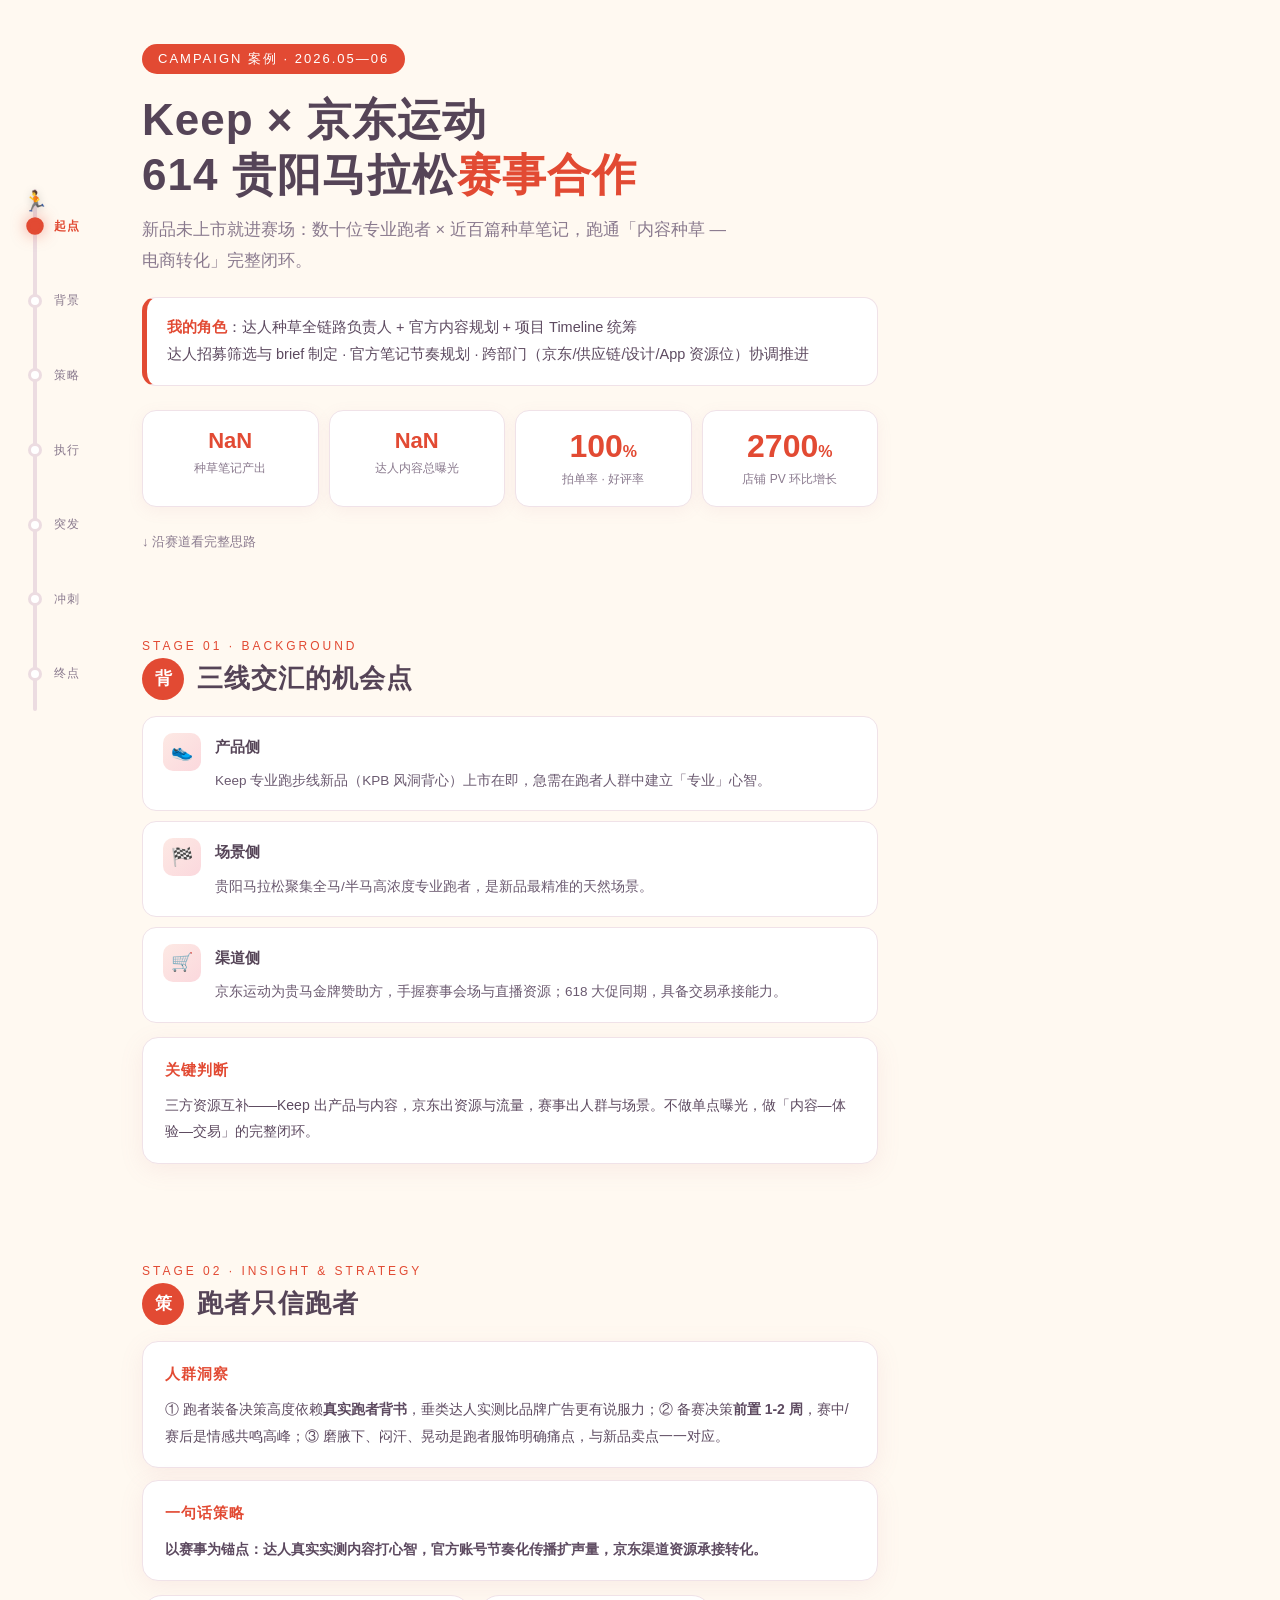
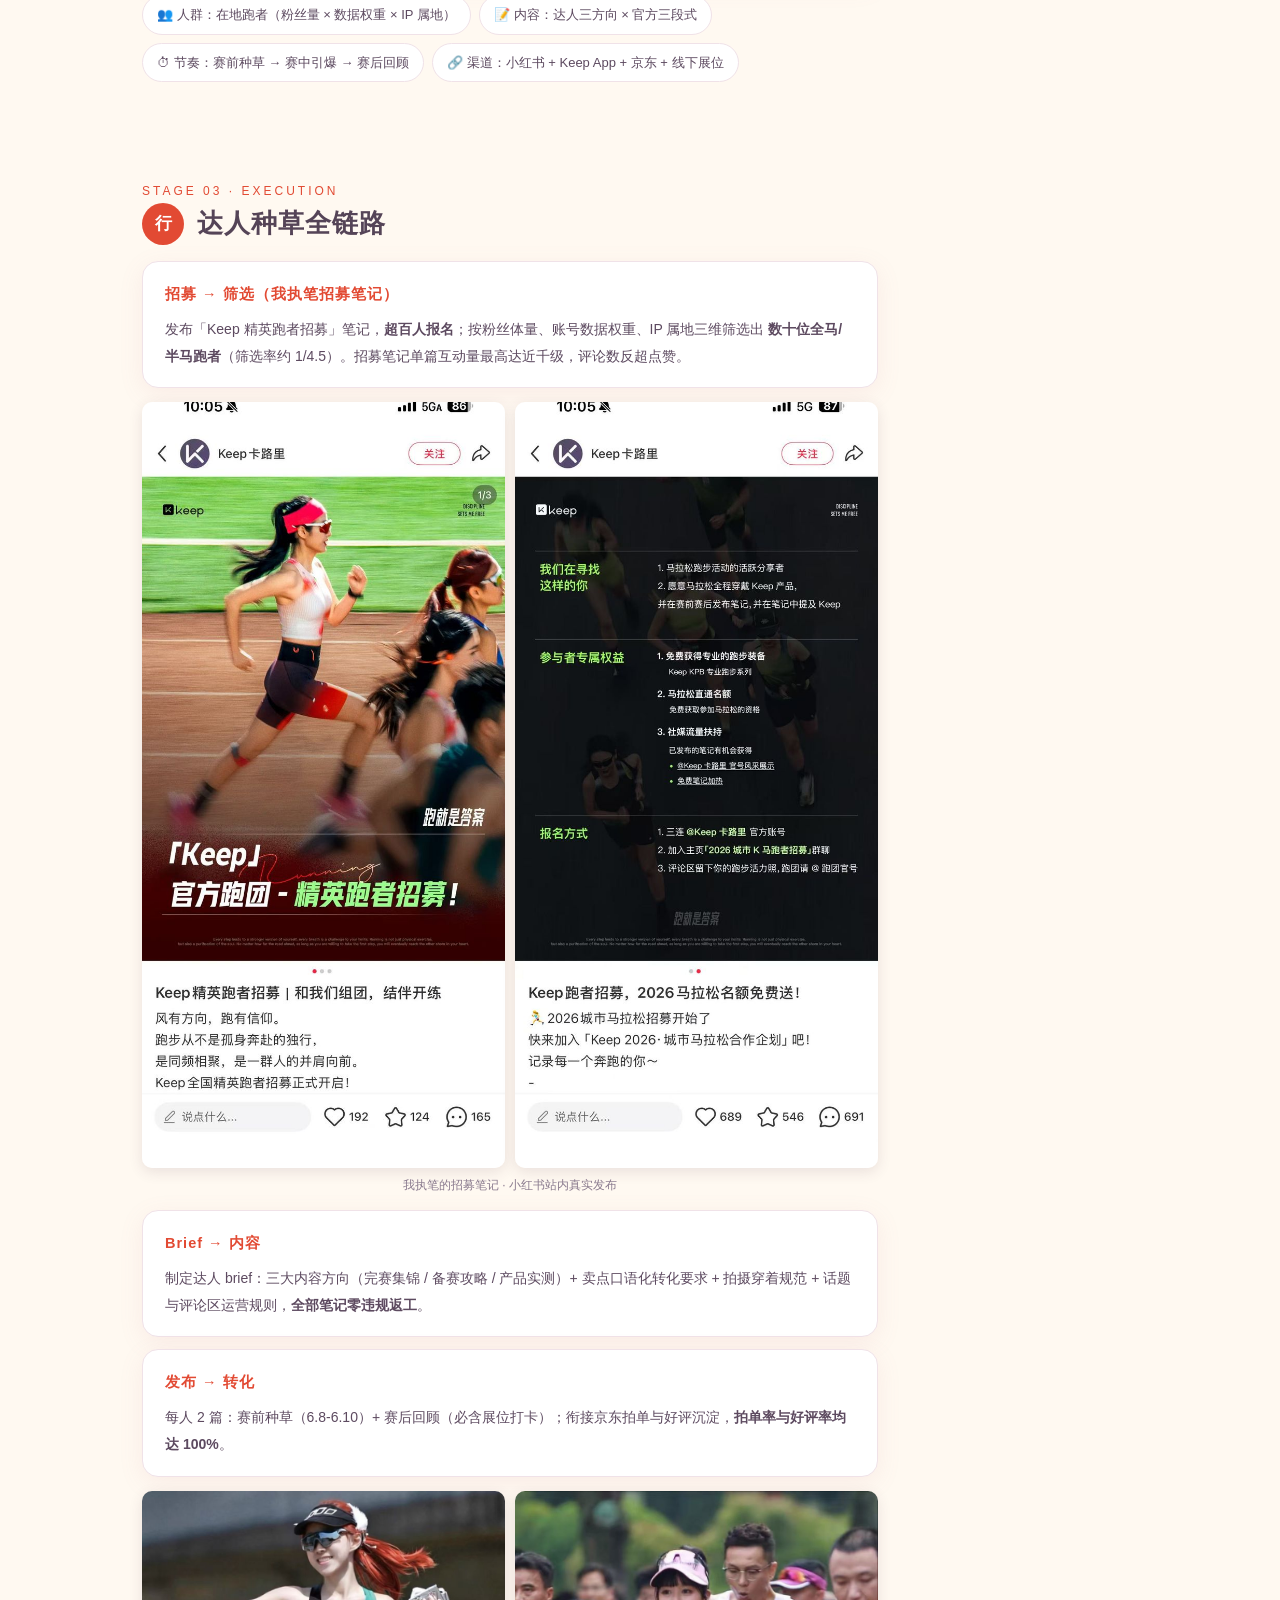
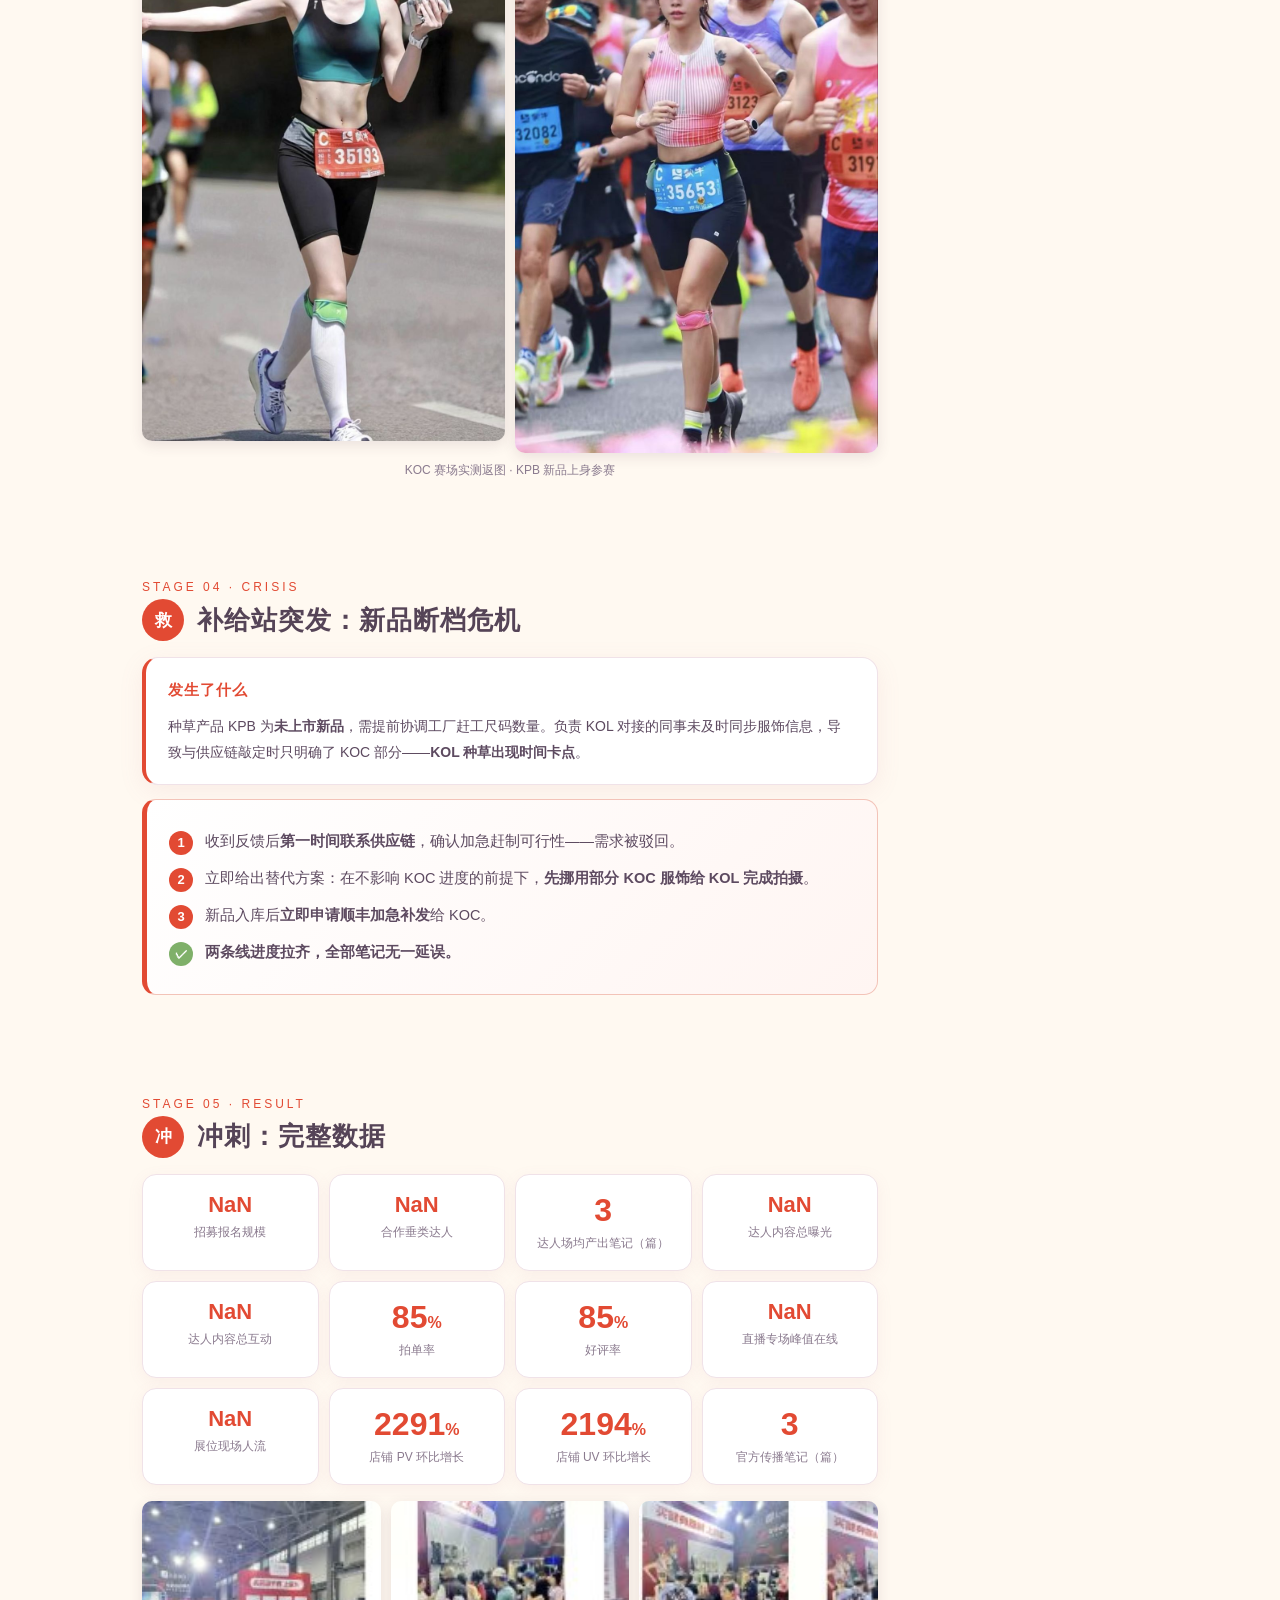
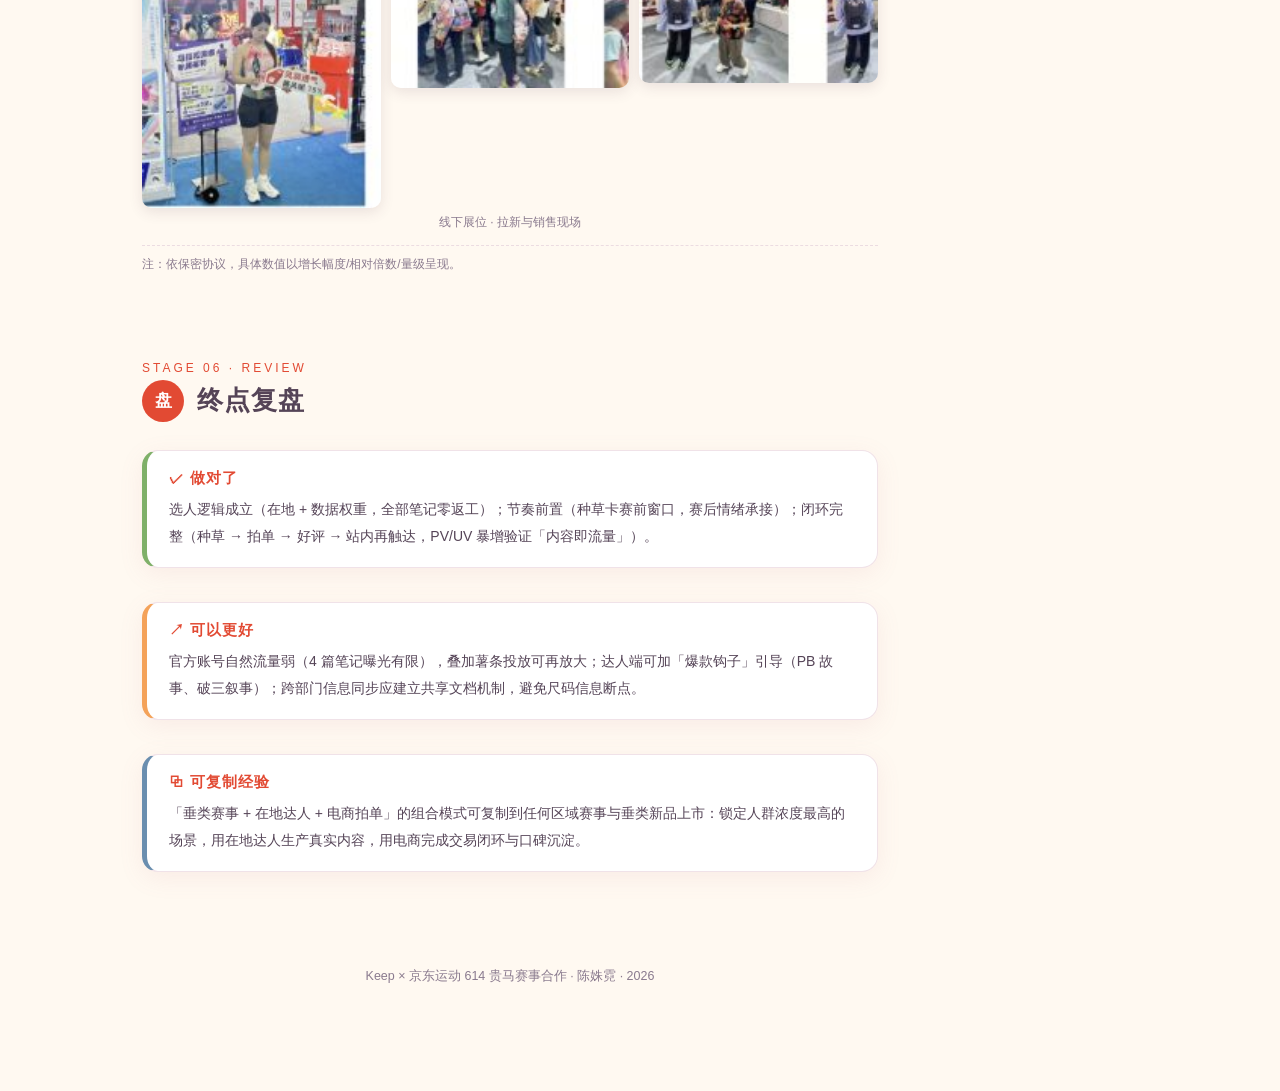
<file: case/index.html>
<!DOCTYPE html>
<html lang="zh-CN">
<head>
<meta charset="UTF-8">
<meta name="viewport" content="width=device-width, initial-scale=1.0">
<title>Keep × 京东运动 · 614 贵马 Campaign 案例</title>
<style>
  :root {
    --red: #E24A33;
    --cream: #FFF9F1;
    --brown: #554457;
    --gray: #8a7a8e;
    --line: #f0e2e8;
  }
  * { margin: 0; padding: 0; box-sizing: border-box; }
  body {
    font-family: "PingFang SC", "Hiragino Sans GB", "Microsoft YaHei", sans-serif;
    background: var(--cream);
    color: var(--brown);
    overflow-x: hidden;
  }

  /* ============ 左侧赛道进度条 ============ */
  .track {
    position: fixed;
    left: 28px;
    top: 50%;
    transform: translateY(-50%);
    z-index: 50;
    display: flex;
    flex-direction: column;
    align-items: center;
    height: 58vh;
  }
  .track-line {
    position: absolute; top: 0; bottom: 0; width: 4px;
    background: #ecdce1; border-radius: 2px; left: 50%; transform: translateX(-50%);
  }
  .track-fill {
    position: absolute; top: 0; width: 4px;
    background: var(--red); border-radius: 2px; left: 50%; transform: translateX(-50%);
    height: 0%; transition: height .15s linear;
  }
  .track-runner {
    position: absolute; left: 50%; transform: translateX(-50%);
    top: 0%; font-size: 20px; transition: top .15s linear; z-index: 2;
    filter: drop-shadow(0 2px 4px rgba(0,0,0,.2));
  }
  .station { position: relative; flex: 1; display: flex; align-items: center; }
  .station-dot {
    width: 14px; height: 14px; border-radius: 50%;
    background: #fff; border: 3px solid #ecdce1; z-index: 3; transition: all .3s;
  }
  .station.active .station-dot {
    border-color: var(--red); background: var(--red);
    transform: scale(1.25); box-shadow: 0 0 12px rgba(226,74,51,.5);
  }
  .station-label {
    position: absolute; left: 26px; font-size: 12px; color: var(--gray);
    white-space: nowrap; letter-spacing: 1px; transition: all .3s; cursor: pointer;
  }
  .station.active .station-label { color: var(--red); font-weight: 700; }

  /* ============ 主内容 ============ */
  .main { margin-left: 110px; max-width: 800px; padding: 0 32px 80px; }

  /* Hero */
  .hero { padding: 72px 0 24px; }
  .hero-tag {
    display: inline-block; background: var(--red); color: #fff;
    font-size: 13px; letter-spacing: 2px; padding: 6px 16px;
    border-radius: 999px; width: fit-content; margin-bottom: 18px;
  }
  .hero h1 { font-size: 44px; line-height: 1.25; margin-bottom: 12px; letter-spacing: 1px; }
  .hero h1 em { color: var(--red); font-style: normal; }
  .hero .sub { font-size: 16.5px; color: var(--gray); line-height: 1.9; max-width: 600px; }
  .role-card {
    margin-top: 20px; background: #fff; border-radius: 14px; padding: 16px 20px;
    border: 1px solid var(--line); border-left: 5px solid var(--red);
    font-size: 14.5px; line-height: 1.9; color: #5d4a60;
  }
  .role-card b { color: var(--red); }
  .scroll-hint { margin-top: 26px; font-size: 13px; color: var(--gray); animation: bob 1.6s ease-in-out infinite; }
  @keyframes bob { 50% { transform: translateY(6px); } }

  /* 赛段 */
  .stage {
    padding: 44px 0;
    opacity: 0; transform: translateY(24px);
    transition: opacity .6s ease, transform .6s ease;
  }
  .stage.show { opacity: 1; transform: translateY(0); }

  .stage-head { display: flex; align-items: center; gap: 13px; margin-bottom: 16px; }
  .stage-num {
    width: 42px; height: 42px; border-radius: 50%;
    background: var(--red); color: #fff; display: grid; place-items: center;
    font-size: 17px; font-weight: 700; flex-shrink: 0;
  }
  .stage-title { font-size: 26px; letter-spacing: 1px; }
  .stage-kicker { font-size: 12px; color: var(--red); letter-spacing: 3px; margin-bottom: 5px; }

  .stage-body { font-size: 15px; line-height: 1.95; color: #5d4a60; }

  .card {
    background: #fff; border-radius: 16px; padding: 18px 22px;
    box-shadow: 0 6px 24px rgba(197,120,140,.1);
    border: 1px solid var(--line); margin: 12px 0;
  }
  .card h4 { font-size: 14.5px; color: var(--red); margin-bottom: 8px; letter-spacing: 1px; }
  .card p { font-size: 14px; line-height: 1.9; }

  /* 背景三侧分行 */
  .trio { display: grid; gap: 10px; margin: 14px 0; }
  .trio-item {
    background: #fff; border-radius: 14px; padding: 16px 20px;
    border: 1px solid var(--line); display: flex; gap: 14px; align-items: flex-start;
  }
  .trio-item .t-icon {
    width: 38px; height: 38px; border-radius: 10px; flex-shrink: 0;
    display: grid; place-items: center; font-size: 18px;
    background: linear-gradient(135deg, #fde9e4, #fbd8dd);
  }
  .trio-item b { display: block; font-size: 14.5px; margin-bottom: 4px; color: var(--brown); }
  .trio-item span { font-size: 13.5px; line-height: 1.8; color: #6b5a70; }

  .chip-row { display: flex; flex-wrap: wrap; gap: 8px; margin: 14px 0; }
  .chip {
    background: #fff; border: 1px solid var(--line); border-radius: 999px;
    padding: 6px 14px; font-size: 13px;
  }

  /* 数据 */
  .data-strip {
    display: grid; grid-template-columns: repeat(4, 1fr); gap: 10px; margin-top: 24px;
  }
  .data-wall { display: grid; grid-template-columns: repeat(4, 1fr); gap: 10px; margin: 16px 0; }
  .data-item {
    background: #fff; border-radius: 14px; padding: 18px 12px; text-align: center;
    border: 1px solid var(--line); box-shadow: 0 4px 16px rgba(197,120,140,.08);
  }
  .data-num {
    font-size: 32px; font-weight: 800; color: var(--red);
    font-variant-numeric: tabular-nums; line-height: 1.1;
  }
  .data-num small { font-size: 16px; font-weight: 600; }
  .data-num.text { font-size: 22px; }
  .nda-note { margin-top: 14px; font-size: 12px; color: var(--gray); border-top: 1px dashed #ecdce1; padding-top: 10px; }
  .data-label { font-size: 12px; color: var(--gray); margin-top: 6px; line-height: 1.5; }

  /* 照片 */
  .photos { display: grid; grid-template-columns: repeat(3, 1fr); gap: 10px; margin: 14px 0 6px; }
  .photos img {
    width: 100%; border-radius: 10px; display: block;
    box-shadow: 0 4px 14px rgba(80,50,70,.12);
  }
  .photos-2 { grid-template-columns: repeat(2, 1fr); }
  .photo-cap { font-size: 12px; color: var(--gray); text-align: center; margin: 6px 0 10px; }

  /* 突发状况 */
  .alert-card {
    background: linear-gradient(135deg, #fff 0%, #fff5f2 100%);
    border: 1px solid #f3c3b8; border-left: 5px solid var(--red);
    border-radius: 14px; padding: 18px 22px; margin: 14px 0;
  }
  .alert-card .step {
    display: flex; gap: 12px; align-items: flex-start;
    margin: 10px 0; font-size: 14.5px; line-height: 1.85;
  }
  .alert-card .num {
    flex-shrink: 0; width: 24px; height: 24px; border-radius: 50%;
    background: var(--red); color: #fff; display: grid; place-items: center;
    font-size: 13px; font-weight: 700; margin-top: 3px;
  }
  .alert-card .num.ok { background: #7fb069; }

  /* 复盘 */
  .review-grid { display: grid; gap: 10px; }
  .review-grid .card.good { border-left: 5px solid #7fb069; }
  .review-grid .card.better { border-left: 5px solid #f4a259; }
  .review-grid .card.copy { border-left: 5px solid #6a8eaf; }

  .footer { text-align: center; padding: 40px 0 26px; color: var(--gray); font-size: 12.5px; }

  @media (max-width: 720px) {
    .track { left: 6px; height: 50vh; }
    .station-label { display: none; }
    .main { margin-left: 38px; padding: 0 14px 60px; }
    .hero h1 { font-size: 28px; }
    .hero { padding-top: 48px; }
    .stage-title { font-size: 21px; }
    .stage { padding: 32px 0; }
    .data-strip, .data-wall { grid-template-columns: repeat(2, 1fr); }
    .photos { grid-template-columns: repeat(2, 1fr); }
  }
</style>
</head>
<body>

<nav class="track" id="track">
  <div class="track-line"></div>
  <div class="track-fill" id="trackFill"></div>
  <div class="track-runner" id="runner">🏃</div>
</nav>

<main class="main">

  <!-- ================= 起点 ================= -->
  <section class="hero stage" data-stage="起点">
    <span class="hero-tag">CAMPAIGN 案例 · 2026.05—06</span>
    <h1>Keep × 京东运动<br>614 贵阳马拉松<em>赛事合作</em></h1>
    <p class="sub">
      新品未上市就进赛场：数十位专业跑者 × 近百篇种草笔记，跑通「内容种草 — 电商转化」完整闭环。
    </p>
    <div class="role-card">
      <b>我的角色</b>：达人种草全链路负责人 + 官方内容规划 + 项目 Timeline 统筹
      <br>达人招募筛选与 brief 制定 · 官方笔记节奏规划 · 跨部门（京东/供应链/设计/App 资源位）协调推进
    </div>
    <div class="data-strip">
      <div class="data-item"><div class="data-num text">近百篇</div><div class="data-label">种草笔记产出</div></div>
      <div class="data-item"><div class="data-num text">数十万级</div><div class="data-label">达人内容总曝光</div></div>
      <div class="data-item"><div class="data-num" data-n="100" data-suffix="%">0</div><div class="data-label">拍单率 · 好评率</div></div>
      <div class="data-item"><div class="data-num" data-n="2700" data-suffix="%">0</div><div class="data-label">店铺 PV 环比增长</div></div>
    </div>
    <div class="scroll-hint">↓ 沿赛道看完整思路</div>
  </section>

  <!-- ================= 背景 ================= -->
  <section class="stage" data-stage="背景">
    <div class="stage-kicker">STAGE 01 · BACKGROUND</div>
    <div class="stage-head"><div class="stage-num">背</div><h2 class="stage-title">三线交汇的机会点</h2></div>
    <div class="stage-body">
      <div class="trio">
        <div class="trio-item">
          <div class="t-icon">👟</div>
          <div><b>产品侧</b><span>Keep 专业跑步线新品（KPB 风洞背心）上市在即，急需在跑者人群中建立「专业」心智。</span></div>
        </div>
        <div class="trio-item">
          <div class="t-icon">🏁</div>
          <div><b>场景侧</b><span>贵阳马拉松聚集全马/半马高浓度专业跑者，是新品最精准的天然场景。</span></div>
        </div>
        <div class="trio-item">
          <div class="t-icon">🛒</div>
          <div><b>渠道侧</b><span>京东运动为贵马金牌赞助方，手握赛事会场与直播资源；618 大促同期，具备交易承接能力。</span></div>
        </div>
      </div>
      <div class="card">
        <h4>关键判断</h4>
        <p>三方资源互补——Keep 出产品与内容，京东出资源与流量，赛事出人群与场景。不做单点曝光，做「内容—体验—交易」的完整闭环。</p>
      </div>
    </div>
  </section>

  <!-- ================= 洞察与策略 ================= -->
  <section class="stage" data-stage="策略">
    <div class="stage-kicker">STAGE 02 · INSIGHT & STRATEGY</div>
    <div class="stage-head"><div class="stage-num">策</div><h2 class="stage-title">跑者只信跑者</h2></div>
    <div class="stage-body">
      <div class="card">
        <h4>人群洞察</h4>
        <p>① 跑者装备决策高度依赖<b>真实跑者背书</b>，垂类达人实测比品牌广告更有说服力；② 备赛决策<b>前置 1-2 周</b>，赛中/赛后是情感共鸣高峰；③ 磨腋下、闷汗、晃动是跑者服饰明确痛点，与新品卖点一一对应。</p>
      </div>
      <div class="card">
        <h4>一句话策略</h4>
        <p><b>以赛事为锚点：达人真实实测内容打心智，官方账号节奏化传播扩声量，京东渠道资源承接转化。</b></p>
      </div>
      <div class="chip-row">
        <span class="chip">👥 人群：在地跑者（粉丝量 × 数据权重 × IP 属地）</span>
        <span class="chip">📝 内容：达人三方向 × 官方三段式</span>
        <span class="chip">⏱ 节奏：赛前种草 → 赛中引爆 → 赛后回顾</span>
        <span class="chip">🔗 渠道：小红书 + Keep App + 京东 + 线下展位</span>
      </div>
    </div>
  </section>

  <!-- ================= 执行 ================= -->
  <section class="stage" data-stage="执行">
    <div class="stage-kicker">STAGE 03 · EXECUTION</div>
    <div class="stage-head"><div class="stage-num">行</div><h2 class="stage-title">达人种草全链路</h2></div>
    <div class="stage-body">
      <div class="card">
        <h4>招募 → 筛选（我执笔招募笔记）</h4>
        <p>发布「Keep 精英跑者招募」笔记，<b>超百人报名</b>；按粉丝体量、账号数据权重、IP 属地三维筛选出 <b>数十位全马/半马跑者</b>（筛选率约 1/4.5）。招募笔记单篇互动量最高达近千级，评论数反超点赞。</p>
      </div>
      <div class="photos photos-2">
        <img loading="lazy" src="./photos/recruit-1.jpg" alt="招募笔记 192赞">
        <img loading="lazy" src="./photos/recruit-2.jpg" alt="招募笔记 689赞">
      </div>
      <div class="photo-cap">我执笔的招募笔记 · 小红书站内真实发布</div>
      <div class="card">
        <h4>Brief → 内容</h4>
        <p>制定达人 brief：三大内容方向（完赛集锦 / 备赛攻略 / 产品实测）+ 卖点口语化转化要求 + 拍摄穿着规范 + 话题与评论区运营规则，<b>全部笔记零违规返工</b>。</p>
      </div>
      <div class="card">
        <h4>发布 → 转化</h4>
        <p>每人 2 篇：赛前种草（6.8-6.10）+ 赛后回顾（必含展位打卡）；衔接京东拍单与好评沉淀，<b>拍单率与好评率均达 100%</b>。</p>
      </div>
      <div class="photos photos-2">
        <img loading="lazy" src="./photos/race-1.jpg" alt="KOC 赛场返图">
        <img loading="lazy" src="./photos/race-2.jpg" alt="KOC 赛场返图">
      </div>
      <div class="photo-cap">KOC 赛场实测返图 · KPB 新品上身参赛</div>
    </div>
  </section>

  <!-- ================= 突发 ================= -->
  <section class="stage" data-stage="突发">
    <div class="stage-kicker">STAGE 04 · CRISIS</div>
    <div class="stage-head"><div class="stage-num">救</div><h2 class="stage-title">补给站突发：新品断档危机</h2></div>
    <div class="stage-body">
      <div class="card" style="border-left: 4px solid var(--red);">
        <h4>发生了什么</h4>
        <p>种草产品 KPB 为<b>未上市新品</b>，需提前协调工厂赶工尺码数量。负责 KOL 对接的同事未及时同步服饰信息，导致与供应链敲定时只明确了 KOC 部分——<b>KOL 种草出现时间卡点</b>。</p>
      </div>
      <div class="alert-card">
        <div class="step"><span class="num">1</span><span>收到反馈后<b>第一时间联系供应链</b>，确认加急赶制可行性——需求被驳回。</span></div>
        <div class="step"><span class="num">2</span><span>立即给出替代方案：在不影响 KOC 进度的前提下，<b>先挪用部分 KOC 服饰给 KOL 完成拍摄</b>。</span></div>
        <div class="step"><span class="num">3</span><span>新品入库后<b>立即申请顺丰加急补发</b>给 KOC。</span></div>
        <div class="step"><span class="num ok">✓</span><span><b>两条线进度拉齐，全部笔记无一延误。</b></span></div>
      </div>
    </div>
  </section>

  <!-- ================= 冲刺 ================= -->
  <section class="stage" data-stage="冲刺">
    <div class="stage-kicker">STAGE 05 · RESULT</div>
    <div class="stage-head"><div class="stage-num">冲</div><h2 class="stage-title">冲刺：完整数据</h2></div>
    <div class="data-wall">
      <div class="data-item"><div class="data-num text">超百人</div><div class="data-label">招募报名规模</div></div>
      <div class="data-item"><div class="data-num text">数十位</div><div class="data-label">合作垂类达人</div></div>
      <div class="data-item"><div class="data-num" data-n="3">0</div><div class="data-label">达人场均产出笔记（篇）</div></div>
      <div class="data-item"><div class="data-num text">数十万级</div><div class="data-label">达人内容总曝光</div></div>
      <div class="data-item"><div class="data-num text">破万</div><div class="data-label">达人内容总互动</div></div>
      <div class="data-item"><div class="data-num" data-n="100" data-suffix="%">0</div><div class="data-label">拍单率</div></div>
      <div class="data-item"><div class="data-num" data-n="100" data-suffix="%">0</div><div class="data-label">好评率</div></div>
      <div class="data-item"><div class="data-num text">数千人</div><div class="data-label">直播专场峰值在线</div></div>
      <div class="data-item"><div class="data-num text">破万</div><div class="data-label">展位现场人流</div></div>
      <div class="data-item"><div class="data-num" data-n="2700" data-suffix="%">0</div><div class="data-label">店铺 PV 环比增长</div></div>
      <div class="data-item"><div class="data-num" data-n="2585" data-suffix="%">0</div><div class="data-label">店铺 UV 环比增长</div></div>
      <div class="data-item"><div class="data-num" data-n="4">0</div><div class="data-label">官方传播笔记（篇）</div></div>
    </div>
    <div class="photos">
      <img loading="lazy" src="./photos/booth-1.jpg" alt="展位拉新">
      <img loading="lazy" src="./photos/booth-3.jpg" alt="展位人流">
      <img loading="lazy" src="./photos/booth-4.jpg" alt="展位现场">
    </div>
    <div class="photo-cap">线下展位 · 拉新与销售现场</div>
    <div class="nda-note">注：依保密协议，具体数值以增长幅度/相对倍数/量级呈现。</div>
  </section>

  <!-- ================= 终点 ================= -->
  <section class="stage" data-stage="终点">
    <div class="stage-kicker">STAGE 06 · REVIEW</div>
    <div class="stage-head"><div class="stage-num">盘</div><h2 class="stage-title">终点复盘</h2></div>
    <div class="review-grid">
      <div class="card good">
        <h4>✓ 做对了</h4>
        <p>选人逻辑成立（在地 + 数据权重，全部笔记零返工）；节奏前置（种草卡赛前窗口，赛后情绪承接）；闭环完整（种草 → 拍单 → 好评 → 站内再触达，PV/UV 暴增验证「内容即流量」）。</p>
      </div>
      <div class="card better">
        <h4>↗ 可以更好</h4>
        <p>官方账号自然流量弱（4 篇笔记曝光有限），叠加薯条投放可再放大；达人端可加「爆款钩子」引导（PB 故事、破三叙事）；跨部门信息同步应建立共享文档机制，避免尺码信息断点。</p>
      </div>
      <div class="card copy">
        <h4>⧉ 可复制经验</h4>
        <p>「垂类赛事 + 在地达人 + 电商拍单」的组合模式可复制到任何区域赛事与垂类新品上市：锁定人群浓度最高的场景，用在地达人生产真实内容，用电商完成交易闭环与口碑沉淀。</p>
      </div>
    </div>
  </section>

  <div class="footer">Keep × 京东运动 614 贵马赛事合作 · 陈姝霓 · 2026</div>
</main>

<script>
const stages = [...document.querySelectorAll('.stage[data-stage]')];
const track = document.getElementById('track');
const fill = document.getElementById('trackFill');
const runner = document.getElementById('runner');

stages.forEach((s) => {
  const el = document.createElement('div');
  el.className = 'station';
  el.innerHTML = `<div class="station-dot"></div><span class="station-label">${s.dataset.stage}</span>`;
  el.addEventListener('click', () => s.scrollIntoView({ behavior: 'smooth', block: 'start' }));
  track.appendChild(el);
});
const stationEls = [...track.querySelectorAll('.station')];

function onScroll() {
  const doc = document.documentElement;
  const total = doc.scrollHeight - window.innerHeight;
  const pct = Math.min(1, Math.max(0, window.scrollY / total));
  fill.style.height = (pct * 100) + '%';
  runner.style.top = (pct * 100) + '%';
  let activeIdx = 0;
  stages.forEach((s, i) => {
    if (s.getBoundingClientRect().top < window.innerHeight * 0.5) activeIdx = i;
  });
  stationEls.forEach((el, i) => el.classList.toggle('active', i === activeIdx));
}
window.addEventListener('scroll', onScroll, { passive: true });
onScroll();

const io = new IntersectionObserver((entries) => {
  entries.forEach((e) => { if (e.isIntersecting) e.target.classList.add('show'); });
}, { threshold: 0.1 });
stages.forEach((s) => io.observe(s));

const numIO = new IntersectionObserver((entries) => {
  entries.forEach((entry) => {
    if (!entry.isIntersecting) return;
    const el = entry.target;
    numIO.unobserve(el);
    const n = +el.dataset.n;
    const suffix = el.dataset.suffix || '';
    const dur = 1300;
    const t0 = performance.now();
    function tick(t) {
      const p = Math.min(1, (t - t0) / dur);
      const e = 1 - Math.pow(1 - p, 3);
      el.innerHTML = Math.round(n * e) + (suffix ? `<small>${suffix}</small>` : '');
      if (p < 1) requestAnimationFrame(tick);
    }
    requestAnimationFrame(tick);
  });
}, { threshold: 0.4 });
document.querySelectorAll('.data-num').forEach((el) => numIO.observe(el));
</script>
</body>
</html>
</file>
